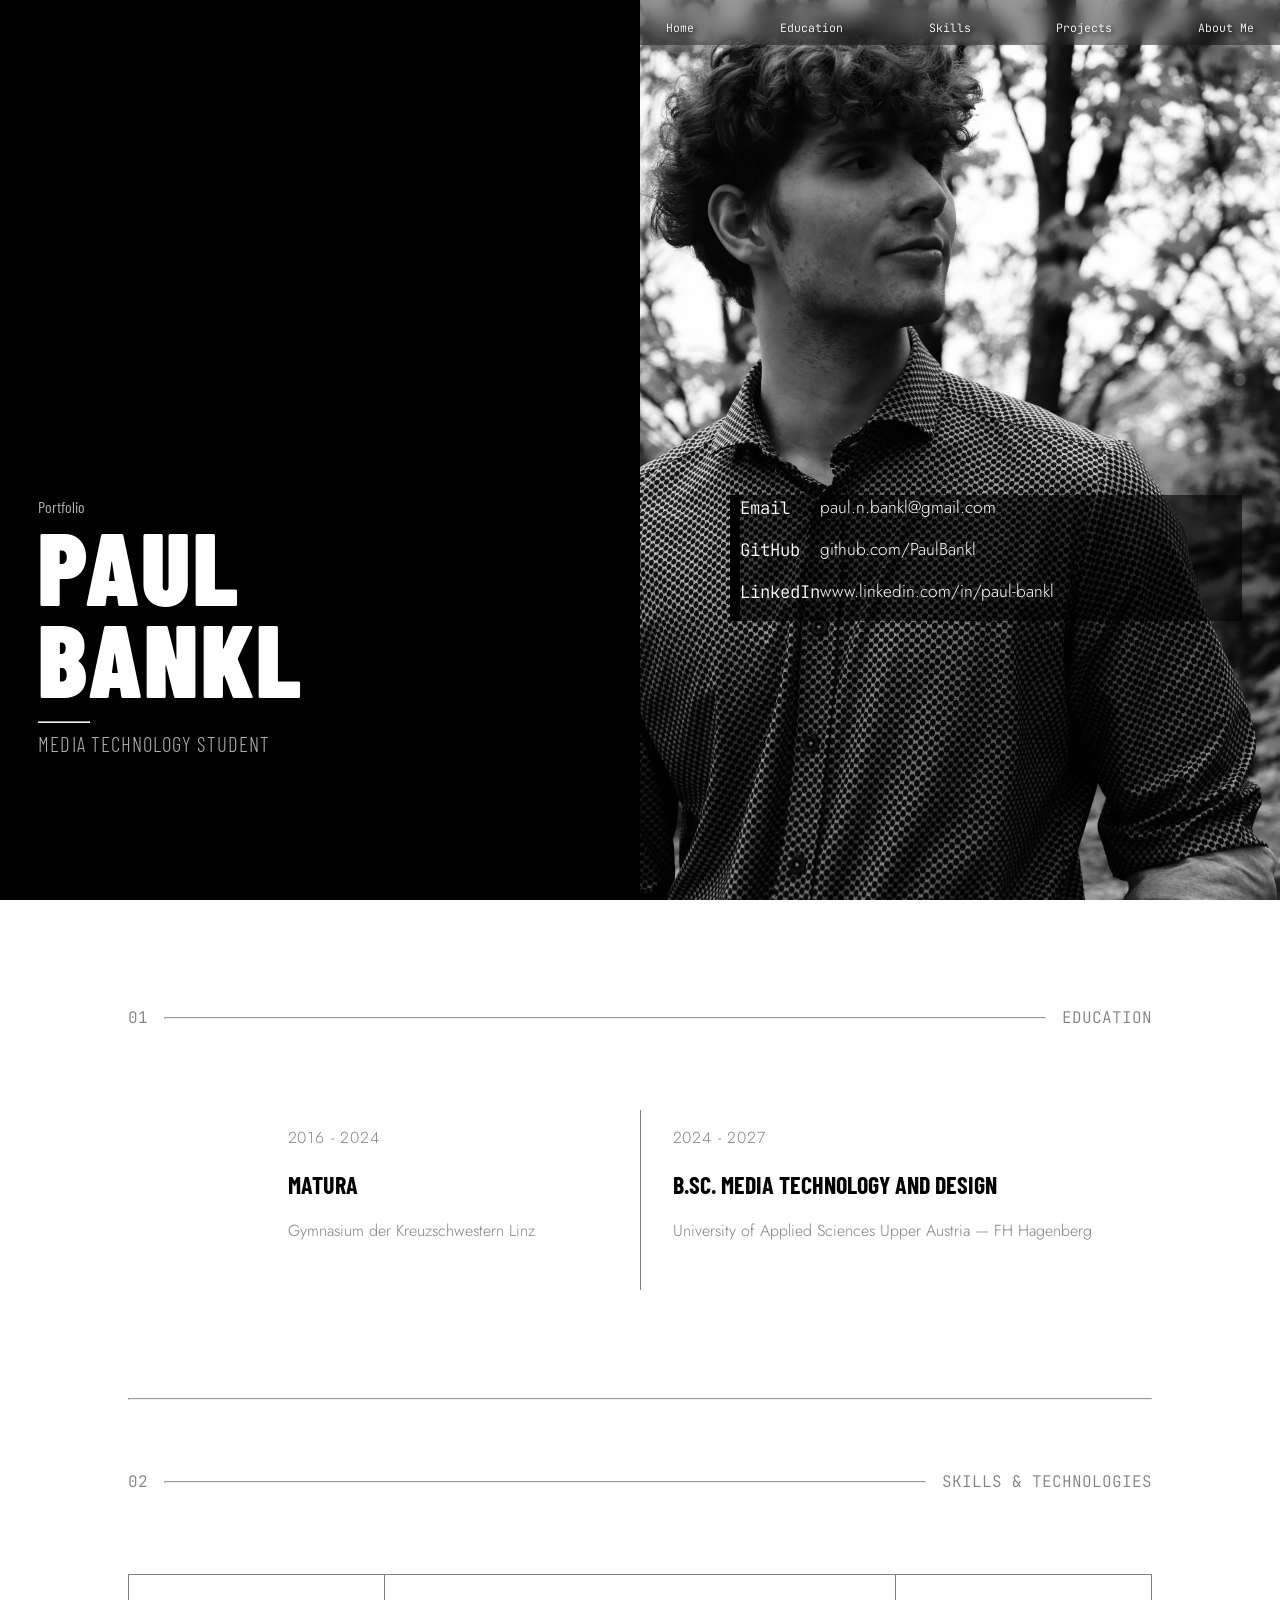
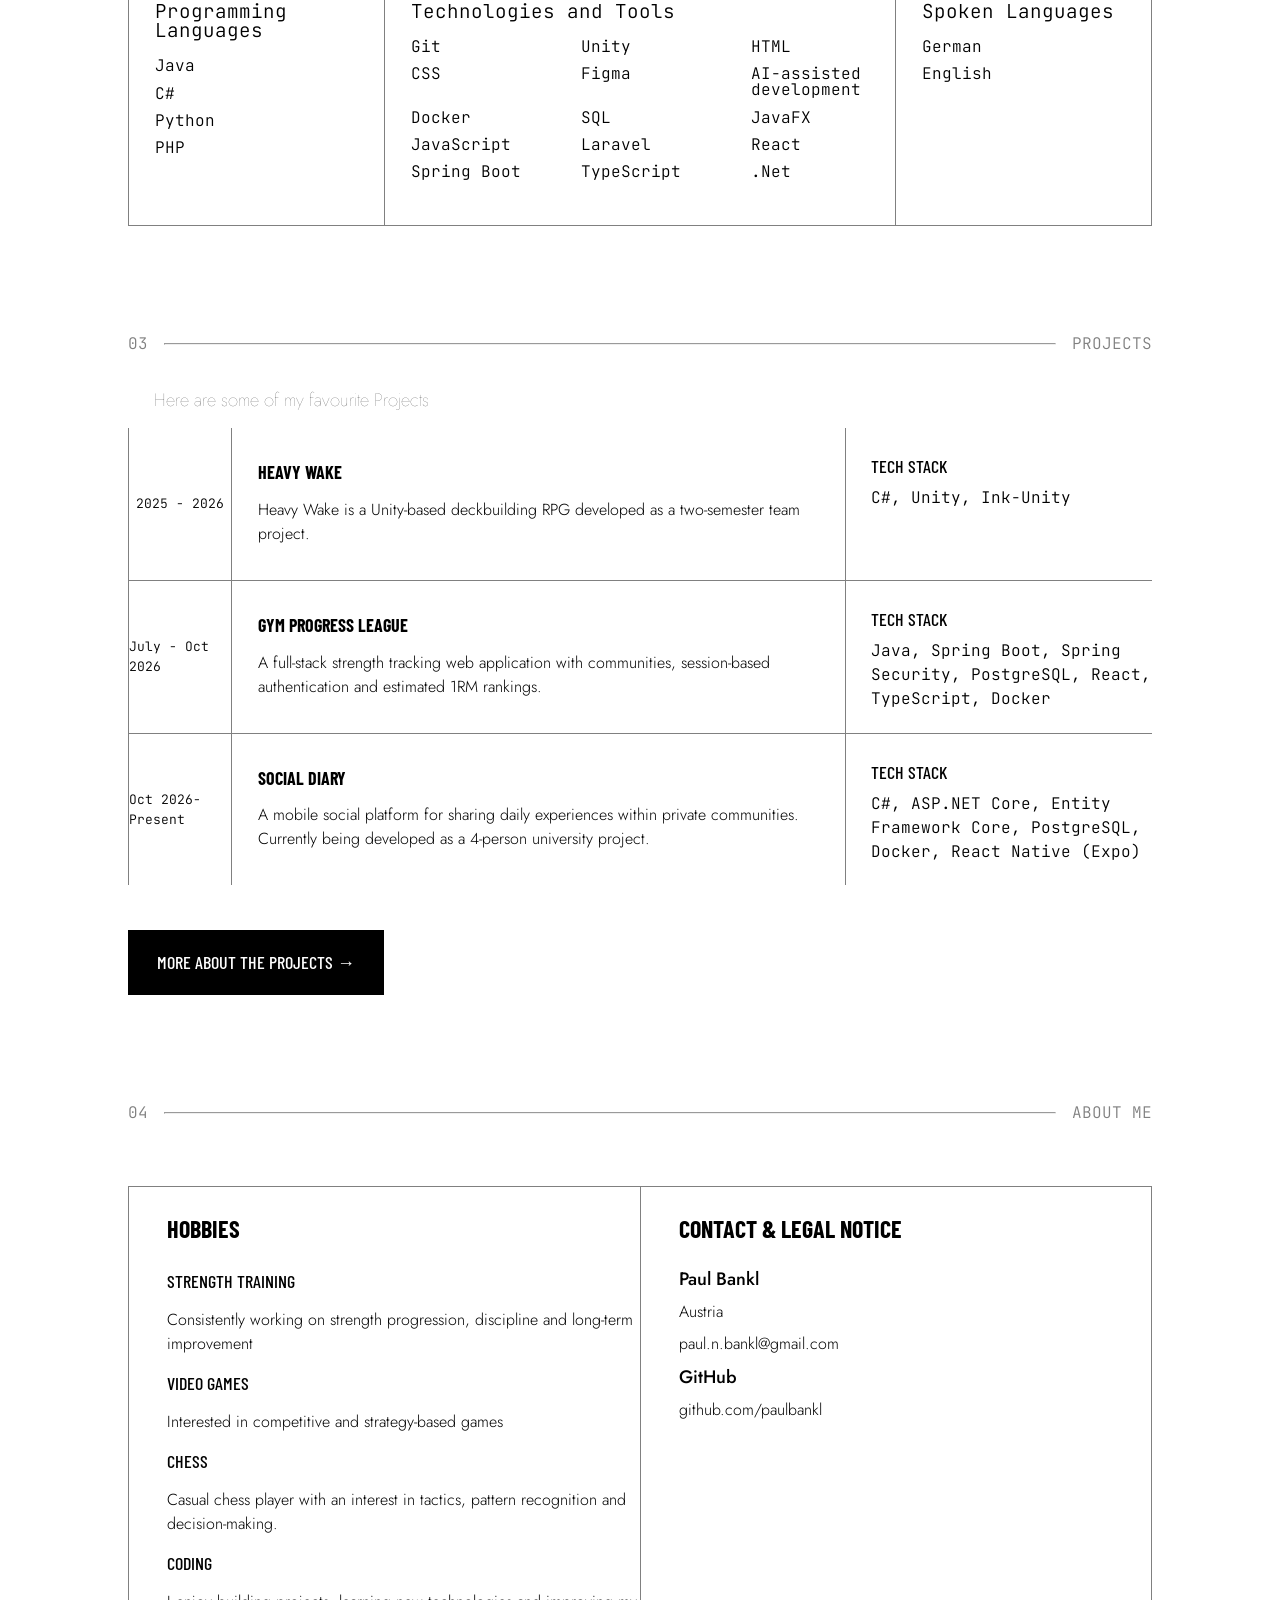
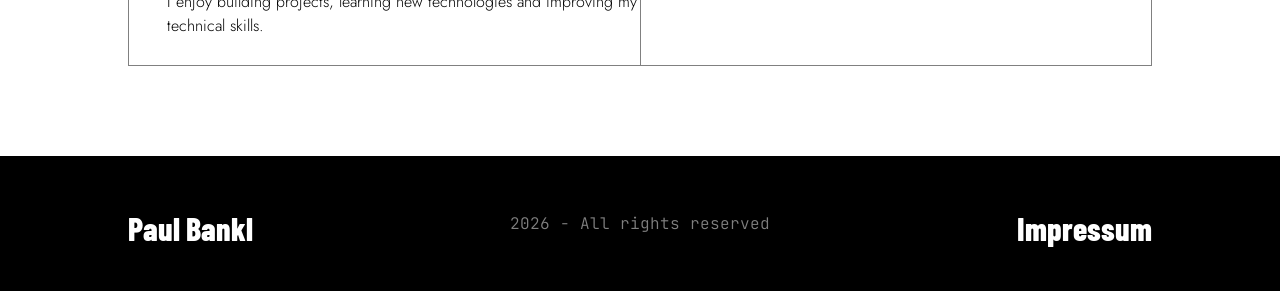
<file: index.html>
<!DOCTYPE html>
<html lang="en">

<head>
    <title>Paul Bankl Portfolio</title>
    <meta name="author" content="Paul Bankl">
    <meta charset="utf-8">
    <meta name="viewport" content="width=device-width, initial-scale=1.0">
    <link rel="stylesheet" href="style.css">

    <meta name="description"
        content="Portfolio of Paul Bankl featuring software development, web development and Unity projects.">
    <link rel="preconnect" href="https://fonts.googleapis.com">
    <link rel="preconnect" href="https://fonts.gstatic.com" crossorigin>
    <link rel="icon" type="image/png" href="images/favicon.jpeg">
    <meta name="robots" content="index, follow">
    <link
        href="https://fonts.googleapis.com/css2?family=Barlow+Condensed:wght@300;400;500;600;700;800;900&family=JetBrains+Mono:wght@300;400;500;600;700;800&family=Jost:wght@300;400;500;600;700;800;900&display=swap"
        rel="stylesheet">

</head>

<body>

    <section id="IntroArea">
        <div id="leftsideIntro">
            <div id="leftBar">
                <a href="#IntroArea">PAUL BANKL - PORTFOLIO</a>
            </div>
            <p id="p1">Portfolio</p>
            <h1 id="Name">Paul <br> Bankl</h1>
            <hr>
            <p id="p2">MEDIA TECHNOLOGY STUDENT</p>
        </div>
        <div id="rightsideIntro">
            <nav class="navbar">
                <a href="#IntroArea">Home</a>
                <a href="#Education">Education</a>
                <a href="#Skills">Skills</a>
                <a href="projects.html">Projects</a>
                <a href="#AboutMe">About Me</a>
            </nav>
            <div class="socials">
                <p>Email</p>
                <a href="mailto:paul.n.bankl@gmail.com">paul.n.bankl@gmail.com</a>
                <p>GitHub</p>
                <a href="https://github.com/PaulBankl" target="_blank">github.com/PaulBankl</a>
                <p>LinkedIn</p>
                <a href="https://www.linkedin.com/in/paul-bankl" target="_blank">www.linkedin.com/in/paul-bankl</a>
            </div>
        </div>
    </section>
    <section id="Education">
        <div class="topRows">
            <p>01</p>
            <hr>
            <p class="SectionTitles">EDUCATION</p>
        </div>
        <div class="edu">
            <div>
                <p class="eduDate">2016 - 2024</p>
                <h1>MATURA</h1>
                <p>Gymnasium der Kreuzschwestern Linz</p>
            </div>
            <div class="vertical-line"></div>
            <div >
                <p class="eduDate">2024 - 2027</p>
                <h1>B.SC. MEDIA TECHNOLOGY AND DESIGN</h1>
                <a href="https://fh-ooe.at/campus-hagenberg" target="_blank">University of Applied Sciences Upper
                    Austria — FH Hagenberg</a>
            </div>
        </div>
        <hr>
    </section>
    <section id="Skills">
        <div class="topRows">
            <p>02</p>
            <hr>
            <p class="SectionTitles">SKILLS & TECHNOLOGIES</p>
        </div>
        <div id="SkillList">
            <div id="skillbox1">
                <p class="SkillTitle">Programming Languages</p>
                <div class="SkGrid">
                    <p>Java</p>
                    <p>C#</p>
                    <p>Python</p>
                    <p>PHP</p>
                </div>
            </div>
            <div id="skillbox2">
                <p class="SkillTitle">Technologies and Tools</p>
                <div id="TechGrid">
                    <p>Git</p>
                    <p>Unity</p>
                    <p>HTML</p>
                    <p>CSS</p>
                    <p>Figma</p>
                    <p>AI-assisted development</p>
                    <p>Docker</p>
                    <p>SQL</p>
                    <p>JavaFX</p>
                    <p>JavaScript</p>
                    <p>Laravel</p>
                    <p>React</p>
                    <p>Spring Boot</p>
                    <p>TypeScript</p>
                    <p>.Net</p>
                </div>
            </div>
            <div id="skillbox3">
                <p class="SkillTitle">Spoken Languages</p>
                <div class="SkGrid">
                    <p>German</p>
                    <p>English</p>
                </div>

            </div>
        </div>
    </section>
    <section id="Projects">
        <div class="topRows">
            <p>03</p>
            <hr>
            <p class="SectionTitles">PROJECTS</p>
        </div>
        <h1 id="FavP">Here are some of my favourite Projects</h1>
        <div id="ProjectBox">

            <div id="HeavyWake">
                <div class="ProjectDate">
                    <p>2025 - 2026</p>
                </div>
                <div class="MainProject">
                    <h1>HEAVY WAKE</h1>
                    <p class="ProjectDescription">Heavy Wake is a Unity-based deckbuilding RPG developed as a
                        two-semester team project. </p>
                </div>
                <div class="TechStack">
                    <div>
                        <h1>TECH STACK</h1>
                        <p>C#, Unity, Ink-Unity</p>
                    </div>
                </div>
            </div>
            <div id="GymTracker">
                <div class="ProjectDate">
                    <p>July - Oct 2026</p>
                </div>
                <div class="MainProject">
                    <h1>GYM PROGRESS LEAGUE</h1>
                    <p class="ProjectDescription">A full-stack strength tracking web application with communities,
                        session-based authentication and estimated 1RM rankings. </p>
                </div>
                <div class="TechStack">
                    <div>
                        <h1>TECH STACK</h1>
                        <p>Java, Spring Boot, Spring Security, PostgreSQL, React, TypeScript, Docker</p>
                    </div>
                </div>
            </div>
            <div id="CurrentProject">
                <div class="ProjectDate">
                    <p>Oct 2026-Present</p>
                </div>
                <div class="MainProject">
                    <h1>SOCIAL DIARY</h1>
                    <p class="ProjectDescription">A mobile social platform for sharing daily experiences within private communities. Currently being developed as a 4-person university project.
                    </p>
                </div>
                <div class="TechStack">
                    <div>
                        <h1>TECH STACK</h1>
                        <p>C#, ASP.NET Core, Entity Framework Core, PostgreSQL, Docker, React Native (Expo)</p>
                    </div>
                </div>
            </div>
        </div>
        <a href="projects.html" id="MoreProjects">
            <p>MORE ABOUT THE PROJECTS &#8594;</p>
        </a>
    </section>

    <section id="AboutMe">
        <div class="topRows">
            <p>04</p>
            <hr>
            <p class="SectionTitles">ABOUT ME</p>
        </div>
        <div id="AboutMain">
            <div id="Hobbies">
                <h1>HOBBIES</h1>
                <h2>STRENGTH TRAINING</h2>
                <p>Consistently working on strength progression, discipline and long-term improvement</p>
                <h2>VIDEO GAMES</h2>
                <p>Interested in competitive and strategy-based games </p>
                <h2>CHESS</h2>
                <p>Casual chess player with an interest in tactics, pattern recognition and decision-making.</p>
                <h2>CODING</h2>
                <p>I enjoy building projects, learning new technologies and improving my technical skills.</p>
            </div>
            <div id="Contact">
                <h1>CONTACT & LEGAL NOTICE</h1>
                <h2>Paul Bankl</h2>
                <p>Austria</p>
                <p>paul.n.bankl@gmail.com</p>
                <h2>GitHub</h2>
                <p><a href="https://github.com/paulbankl" target="_blank">github.com/paulbankl</a></p>
            </div>
        </div>
    </section>





    <footer id="footer">
        <a href="#IntroArea">Paul Bankl</a>
        <p>2026 - All rights reserved</p>
        <a href="impressum.html">Impressum</a>
    </footer>
    <script>
        const navbar = document.querySelector(".navbar");
        const leftBar = document.getElementById("leftBar");

        window.addEventListener("scroll", () => {
            if (window.scrollY > 80) {
                navbar.classList.add("scrolled");
                leftBar.classList.add("scrolled");
            } else {
                navbar.classList.remove("scrolled");
                leftBar.classList.remove("scrolled");
            }
        });
    </script>
</body>

</html>
</file>
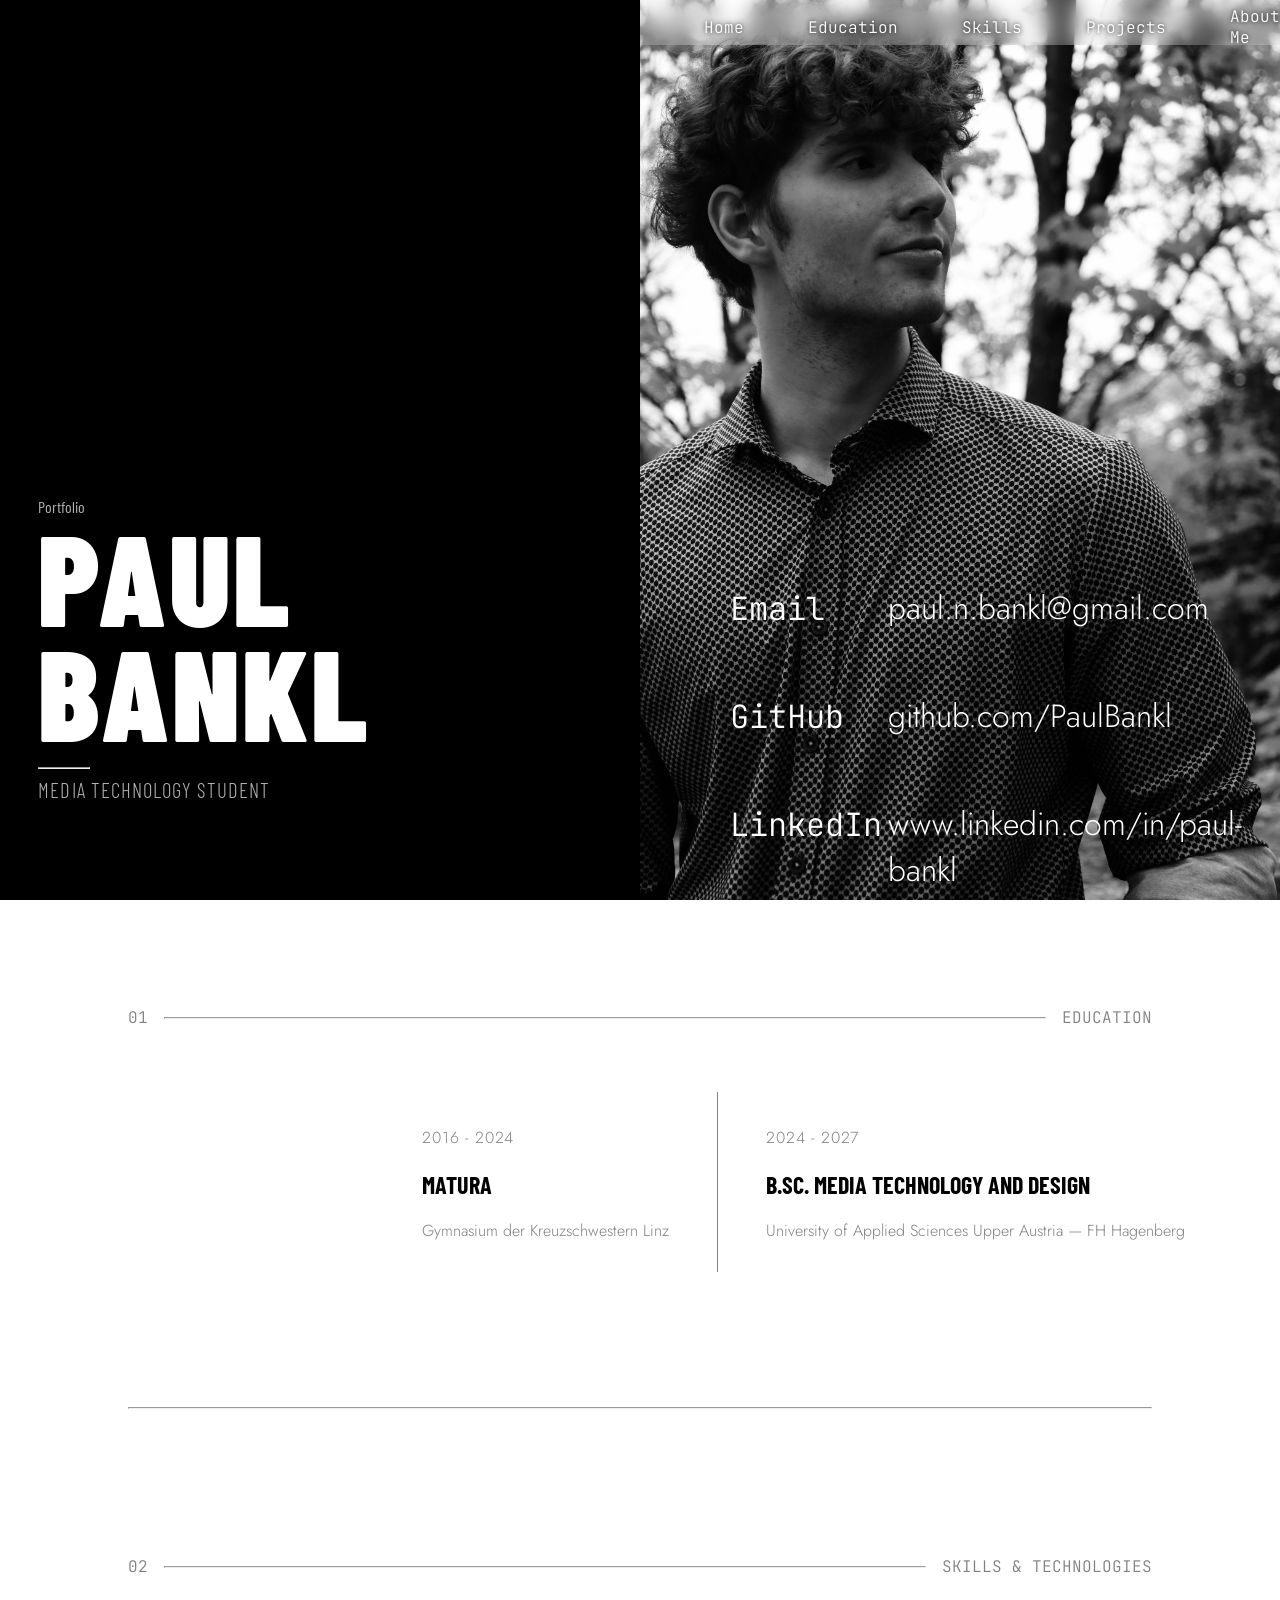
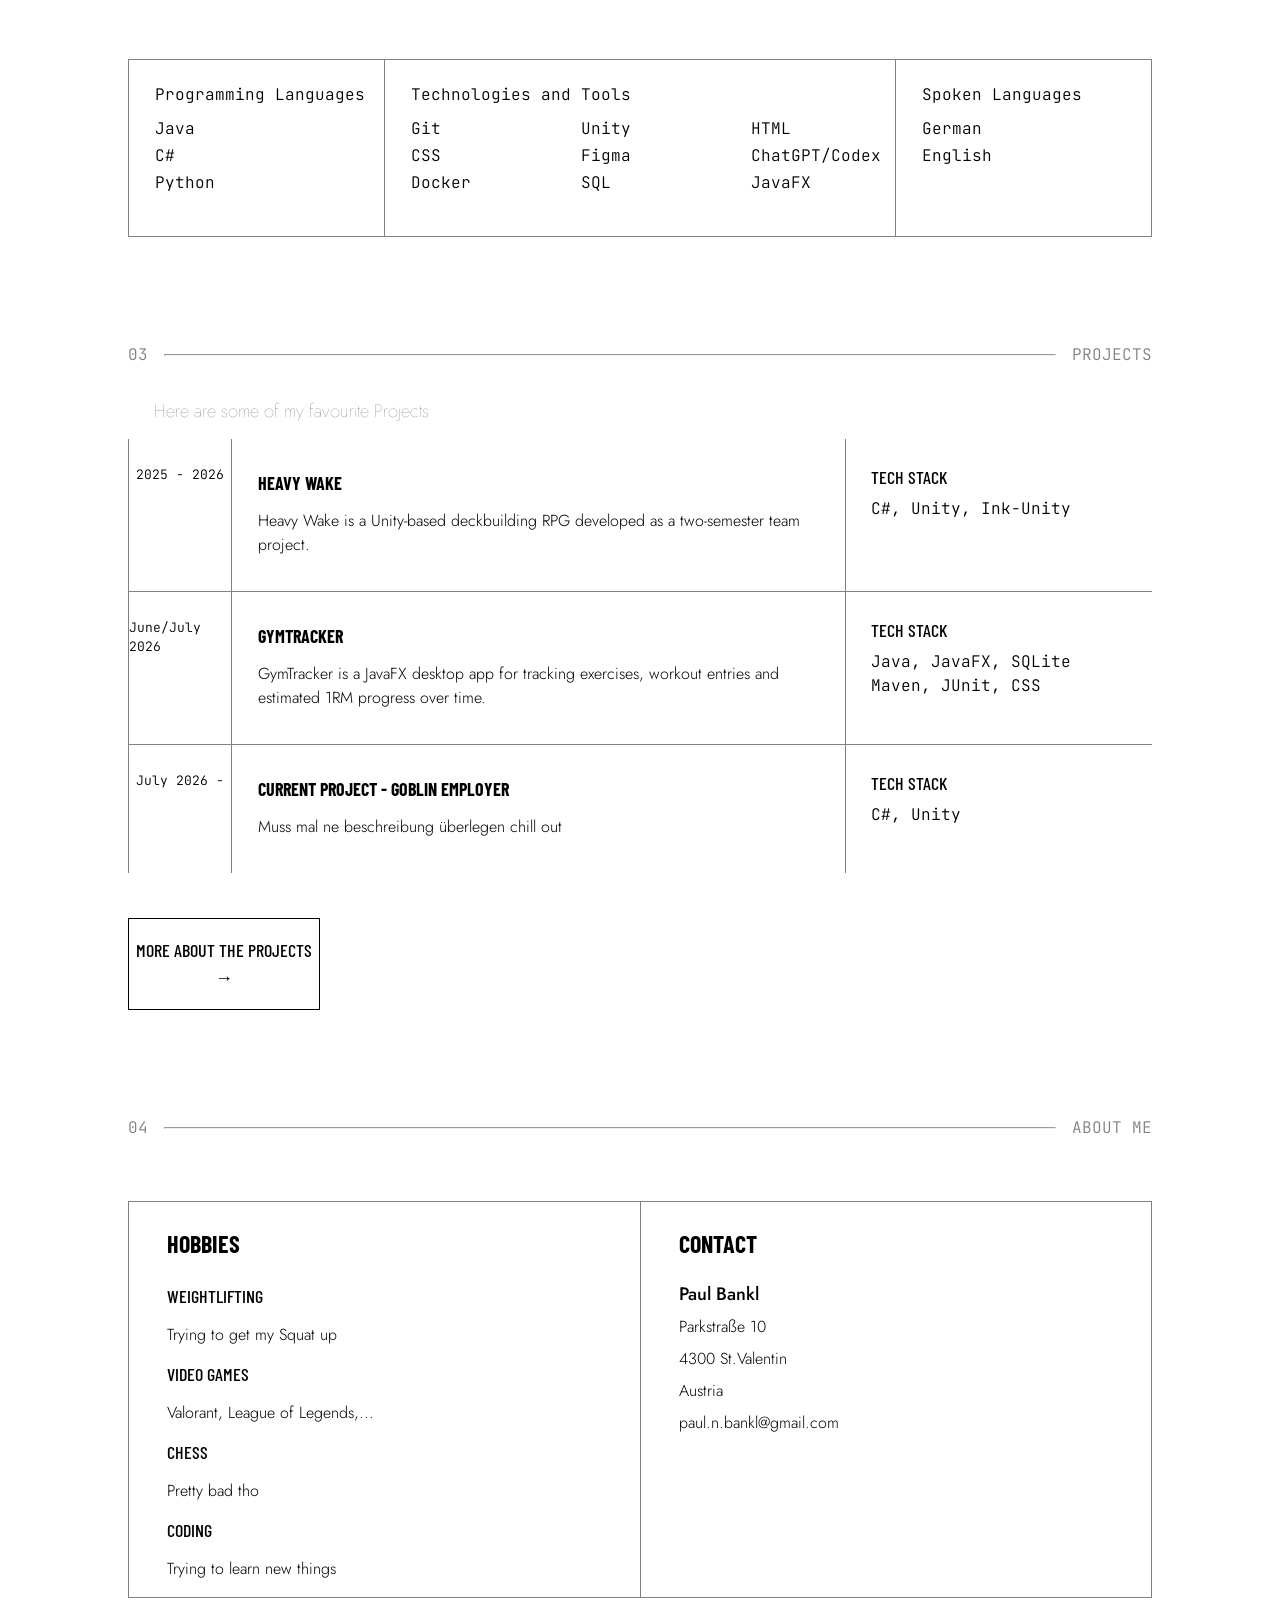
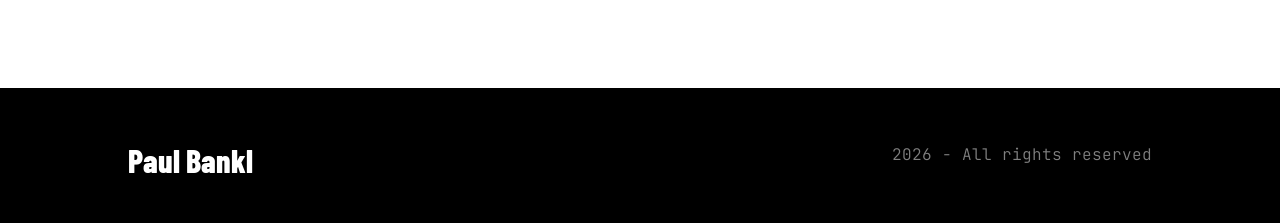
<file: public/index.html>
<!DOCTYPE html>
<html lang="en">

<head>
    <title>Paul Bankl Portfolio</title>
    <meta name="author" content="Paul Bankl">
    <meta charset="utf-8">
    <meta name="viewport" content="width=device-width, initial-scale=1.0">
    <link rel="stylesheet" href="style.css">

    <link rel="preconnect" href="https://fonts.googleapis.com">
    <link rel="preconnect" href="https://fonts.gstatic.com" crossorigin>

    <link
        href="https://fonts.googleapis.com/css2?family=Barlow+Condensed:wght@300;400;500;600;700;800;900&family=JetBrains+Mono:wght@300;400;500;600;700;800&family=Jost:wght@300;400;500;600;700;800;900&display=swap"
        rel="stylesheet">

</head>

<body>

    <section id="IntroArea">
        <div id="leftsideIntro">
            <div id="leftBar">
                <a href="#IntroArea">PAUL BANKL - PORTFOLIO</a>
            </div>
            <p id="p1">Portfolio</p>
            <h1 id="Name">Paul <br> Bankl</h1>
            <hr>
            <p id="p2">MEDIA TECHNOLOGY STUDENT</p>
        </div>
        <div id="rightsideIntro">
            <nav class="navbar">
                <a href="#IntroArea">Home</a>
                <a href="#Education">Education</a>
                <a href="#Skills">Skills</a>
                <a href="#Projects">Projects</a>
                <a href="#AboutMe">About Me</a>
            </nav>
            <div class="socials">
                <p>Email</p>
                <a href="mailto:paul.n.bankl@gmail.com">paul.n.bankl@gmail.com</a>
                <p>GitHub</p>
                <a href="https://github.com/PaulBankl" target="_blank">github.com/PaulBankl</a>
                <p>LinkedIn</p>
                <a href="https://www.linkedin.com/in/paul-bankl" target="_blank">www.linkedin.com/in/paul-bankl</a>
            </div>
    </section>
    <section id="Education">
        <div class="topRows">
            <p>01</p>
            <hr>
            <p class="SectionTitles">EDUCATION</p>
        </div>
        <div class="edu">
            <div>
                <p class="eduDate">2016 - 2024</p>
                <h1>MATURA</h1>
                <p>Gymnasium der Kreuzschwestern Linz</p>
            </div>
            <div class="vertical-line"></div>
            <div>
                <p class="eduDate">2024 - 2027</p>
                <h1>B.SC. MEDIA TECHNOLOGY AND DESIGN</h1>
                <a href="https://fh-ooe.at/campus-hagenberg" target="_blank">University of Applied Sciences Upper
                    Austria — FH Hagenberg</a>
            </div>
        </div>
        <hr>
    </section>
    <section id="Skills">
        <div class="topRows">
            <p>02</p>
            <hr>
            <p class="SectionTitles">SKILLS & TECHNOLOGIES</p>
        </div>
        <div id="SkillList">
            <div id="skillbox1">
                <p class="SkillTitle">Programming Languages</p>
                <div class="SkGrid">
                    <p>Java</p>
                    <p>C#</p>
                    <p>Python</p>
                </div>
            </div>
            <div id="skillbox2">
                <p class="SkillTitle">Technologies and Tools</p>
                <div id="TechGrid">
                    <p>Git</p>
                    <p>Unity</p>
                    <p>HTML</p>
                    <p>CSS</p>
                    <p>Figma</p>
                    <p>ChatGPT/Codex</p>
                    <p>Docker</p>
                    <p>SQL</p>
                    <p>JavaFX</p>
                </div>
            </div>
            <div id="skillbox3">
                <p class="SkillTitle">Spoken Languages</p>
                <div class="SkGrid">
                    <p>German</p>
                    <p>English</p>
                </div>

            </div>
        </div>
    </section>
    <section id="Projects">
        <div class="topRows">
            <p>03</p>
            <hr>
            <p class="SectionTitles">PROJECTS</p>
        </div>
        <h1 id="FavP">Here are some of my favourite Projects</h1>
        <div id="ProjectBox">

            <div id="HeavyWake">
                <div class="ProjectDate">
                    <p>2025 - 2026</p>
                </div>
                <div class="MainProject">
                    <h1>HEAVY WAKE</h1>
                    <p class="ProjectDescription">Heavy Wake is a Unity-based deckbuilding RPG developed as a
                        two-semester team project. </p>
                </div>
                <div class="TechStack">
                    <div>
                        <h1>TECH STACK</h1>
                        <p>C#, Unity, Ink-Unity</p>
                    </div>
                </div>
            </div>
            <div id="GymTracker">
                <div class="ProjectDate">
                    <p>June/July 2026</p>
                </div>
                <div class="MainProject">
                    <h1>GYMTRACKER</h1>
                    <p class="ProjectDescription">GymTracker is a JavaFX desktop app for tracking exercises, workout
                        entries and estimated 1RM progress over time. </p>
                </div>
                <div class="TechStack">
                    <div>
                        <h1>TECH STACK</h1>
                        <p>Java, JavaFX, SQLite <br> Maven, JUnit, CSS</p>
                    </div>
                </div>
            </div>
            <div id="CurrentProject">
                <div class="ProjectDate">
                    <p>July 2026 -</p>
                </div>
                <div class="MainProject">
                    <h1>CURRENT PROJECT - GOBLIN EMPLOYER</h1>
                    <p class="ProjectDescription">Muss mal ne beschreibung überlegen chill out
                    </p>
                </div>
                <div class="TechStack">
                    <div>
                        <h1>TECH STACK</h1>
                        <p>C#, Unity</p>
                    </div>
                </div>
            </div>
        </div>
        <a href="projects.html#ProjectsIntro" id="MoreProjects">
            <p>MORE ABOUT THE PROJECTS &#8594;</p>
        </a>
    </section>

    <section id="AboutMe">
        <div class="topRows">
            <p>04</p>
            <hr>
            <p class="SectionTitles">ABOUT ME</p>
        </div>
        <div id="AboutMain">
            <div id="Hobbies">
                <h1>HOBBIES</h1>
                <h2>WEIGHTLIFTING</h2>
                <p>Trying to get my Squat up</p>
                <h2>VIDEO GAMES</h2>
                <p>Valorant, League of Legends,...</p>
                <h2>CHESS</h2>
                <p>Pretty bad tho</p>
                <h2>CODING</h2>
                <p>Trying to learn new things</p>
            </div>
            <div id="Contact">
                <h1>CONTACT</h1>
                <h2>Paul Bankl</h2>
                <p>Parkstraße 10</p>
                <p>4300 St.Valentin</p>
                <p>Austria</p>
                <p>paul.n.bankl@gmail.com</p>
            </div>
        </div>
    </section>





    <footer id="footer">
        <a href="#IntroArea">Paul Bankl</a>
        <p>2026 - All rights reserved</p>
    </footer>
    <script>
        const navbar = document.querySelector(".navbar");
        const leftBar = document.getElementById("leftBar");

        window.addEventListener("scroll", () => {
            if (window.scrollY > 80) {
                navbar.classList.add("scrolled");
                leftBar.classList.add("scrolled");
            } else {
                navbar.classList.remove("scrolled");
                leftBar.classList.remove("scrolled");
            }
        });
    </script>
</body>

</html>
</file>
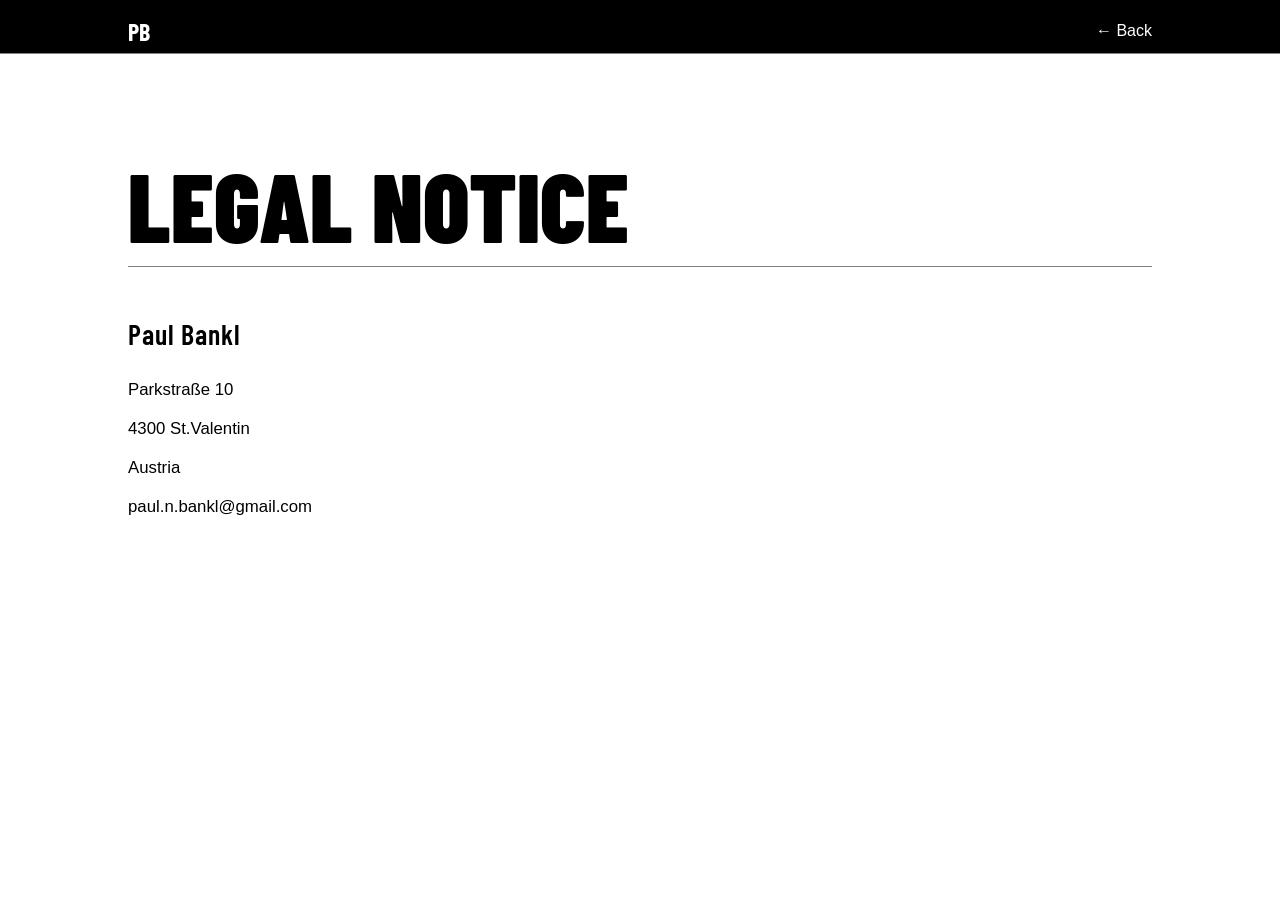
<file: impressum.html>
<!DOCTYPE html>
<html lang="en">

<head>
    <title>Paul Bankl Impressum</title>
    <meta name="author" content="Paul Bankl">
    <meta charset="utf-8">
    <meta name="viewport" content="width=device-width, initial-scale=1.0">
    <link rel="stylesheet" href="style.css">

    <link rel="preconnect" href="https://fonts.googleapis.com">
    <link rel="preconnect" href="https://fonts.gstatic.com" crossorigin>
    <link rel="icon" type="image/png" href="images/favicon.jpeg">
    <link href="https://fonts.googleapis.com/css2?family=Barlow+Condensed:wght@300;400;500;600;700;800;900&display=swap"
        rel="stylesheet">
</head>

<body>
    <nav class="navrow">
        <a href="index.html" id="PB">PB</a>
        <a href="index.html#footer">&#8592; Back</a>
    </nav>
    <section id="Impressum">
        <h1>LEGAL NOTICE</h1>
        <p>Paul Bankl</p>
        <p>Parkstraße 10</p>
        <p>4300 St.Valentin</p>
        <p>Austria</p>
        <p>paul.n.bankl@gmail.com</p>
    </section>
    <main></main>
</body>

</html>
</file>
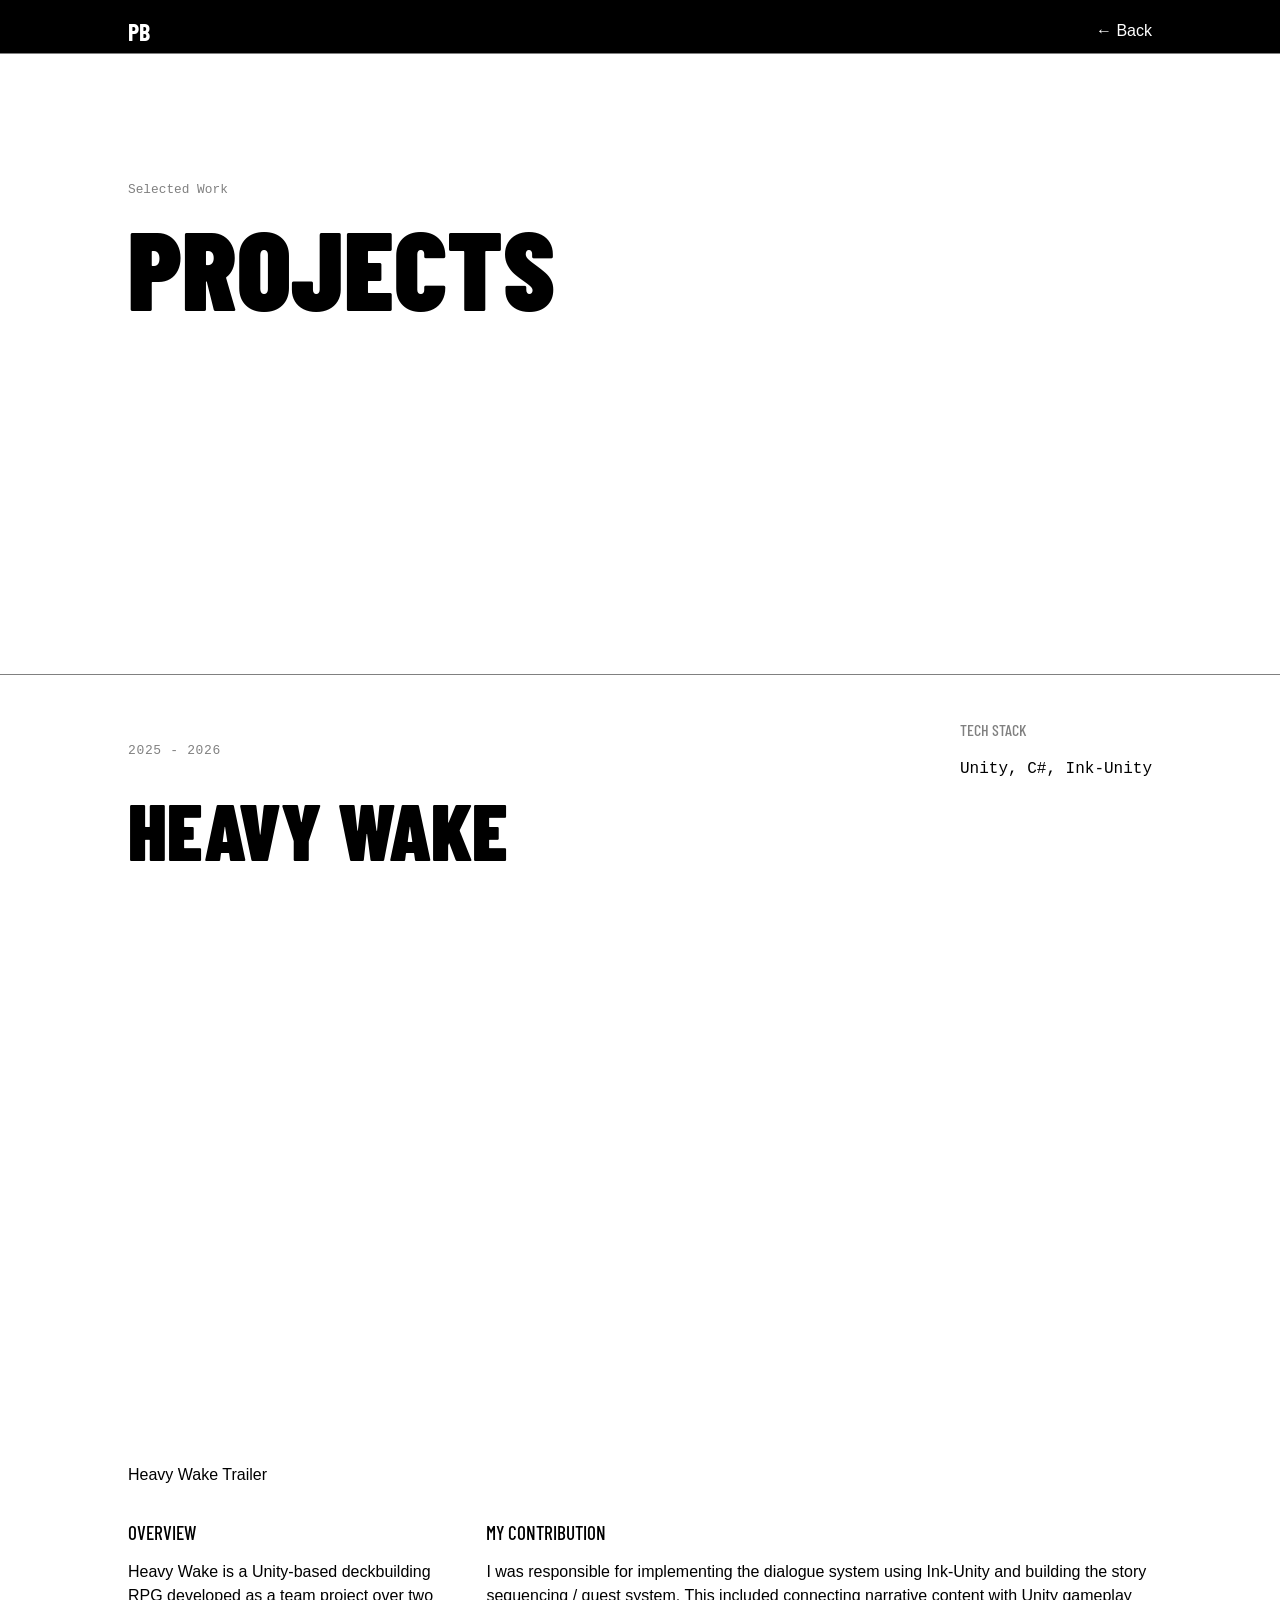
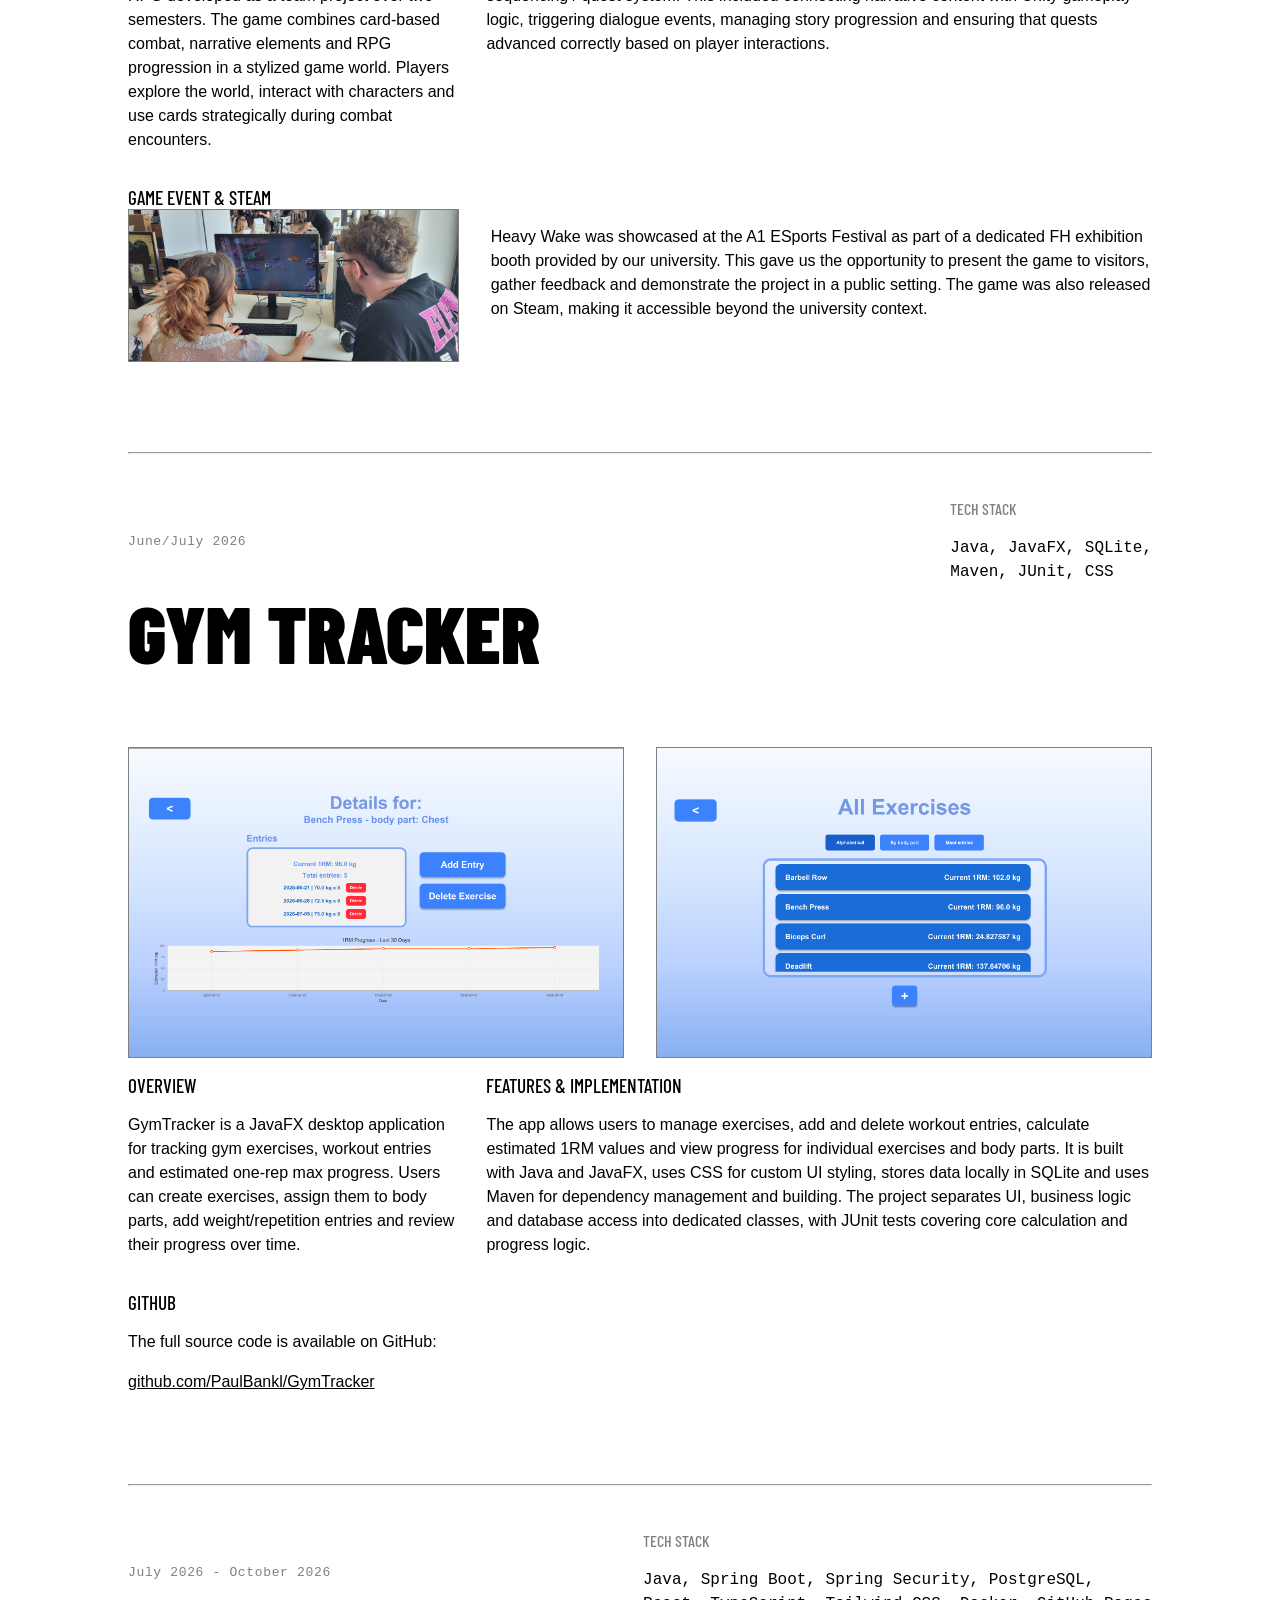
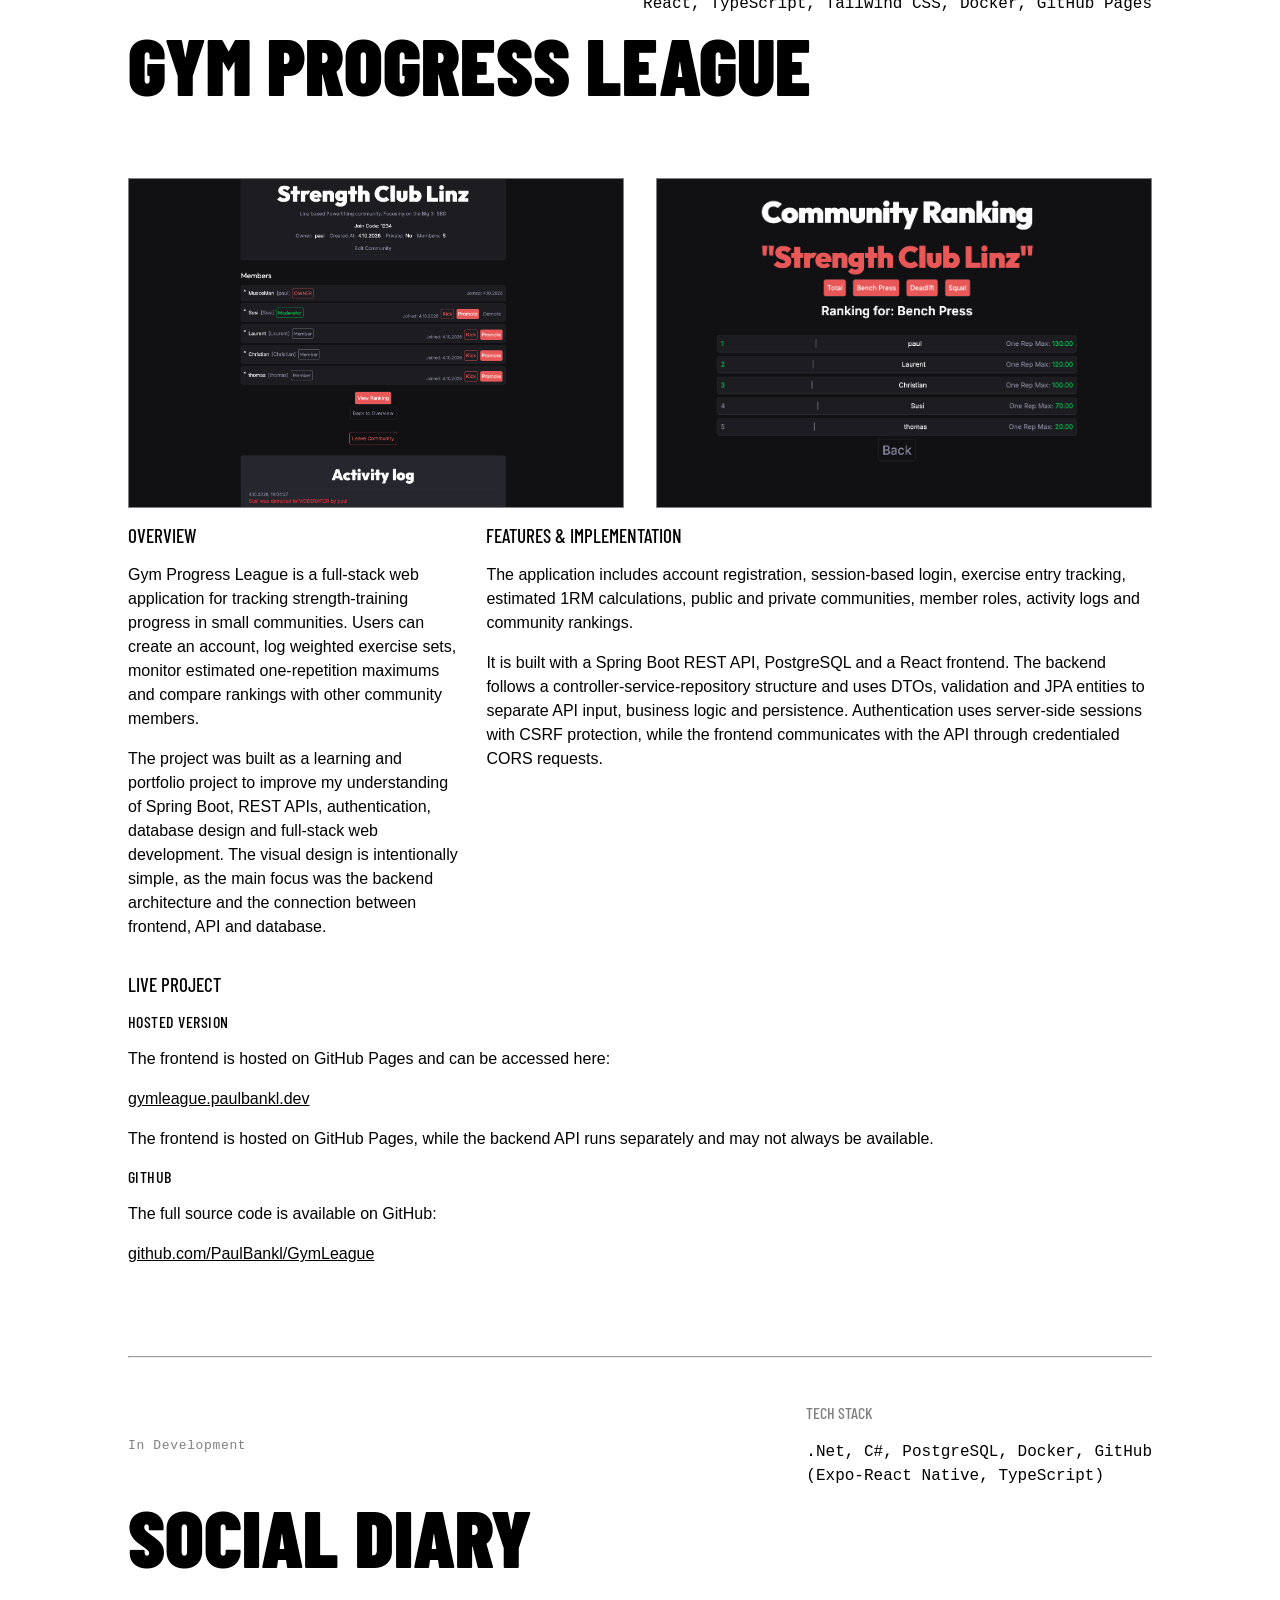
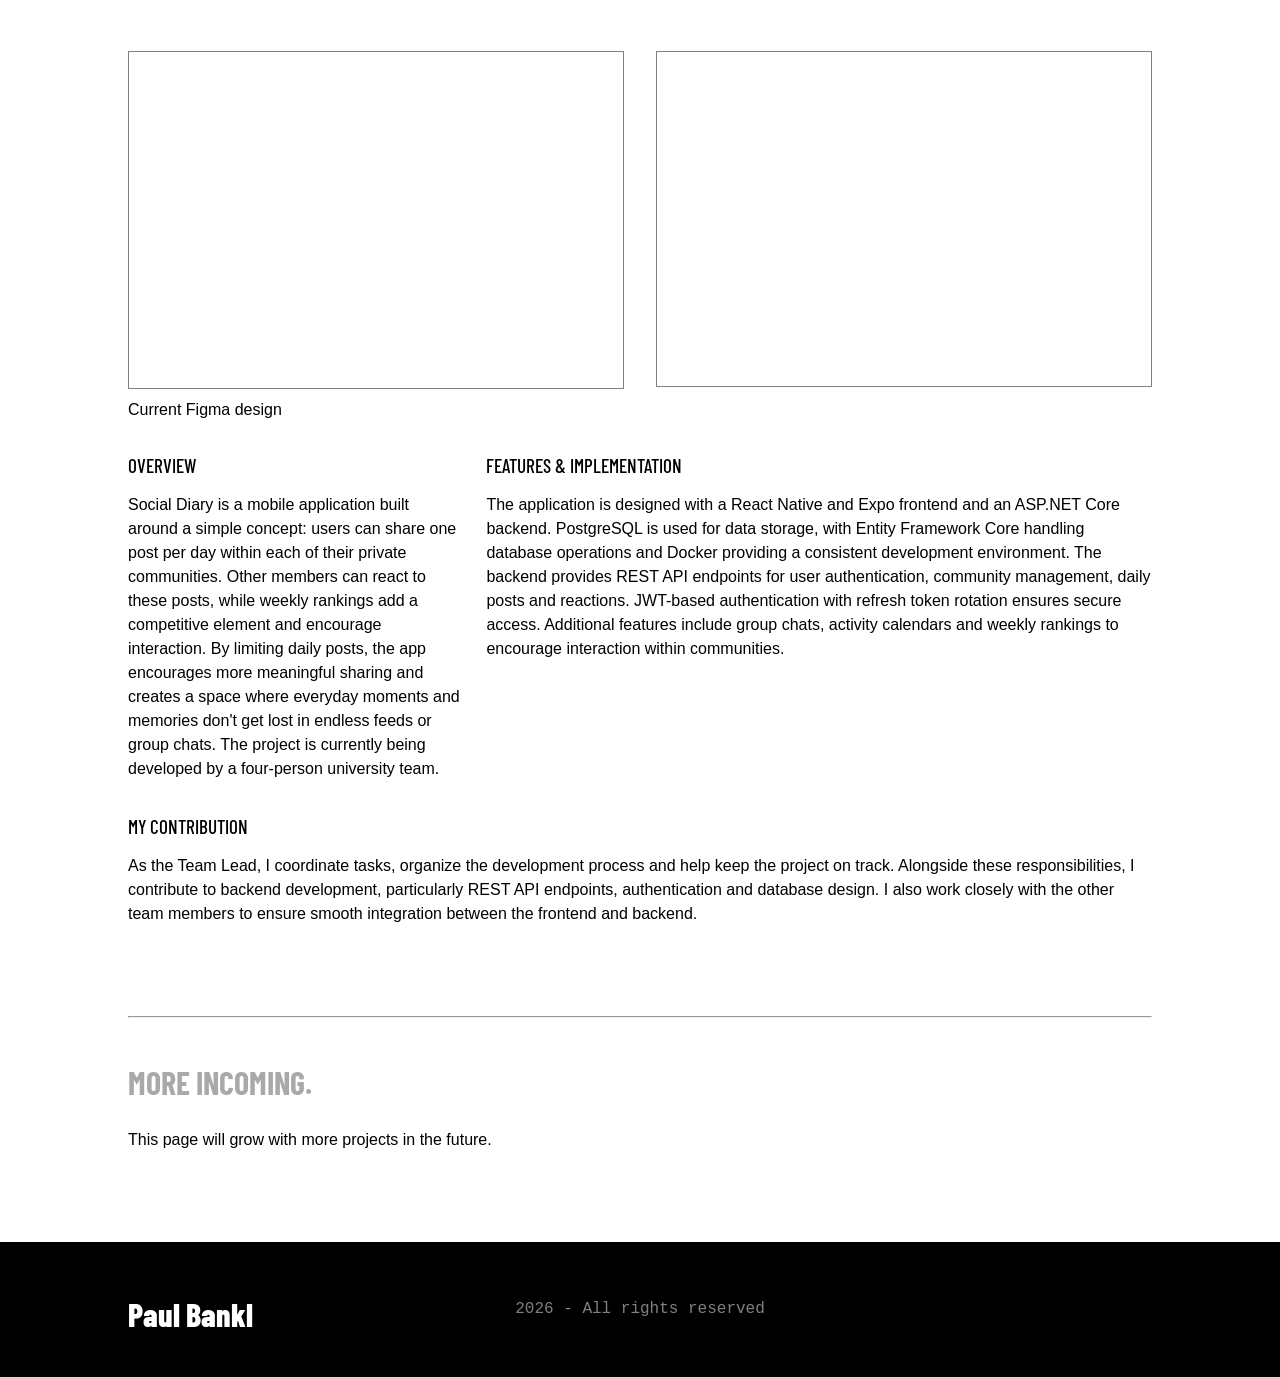
<file: projects.html>
<!DOCTYPE html>
<html lang="en">

<head>
    <title>Paul Bankl Projects</title>
    <meta name="author" content="Paul Bankl">
    <meta charset="utf-8">
    <meta name="viewport" content="width=device-width, initial-scale=1.0">
    <link rel="stylesheet" href="style.css">

    <link rel="preconnect" href="https://fonts.googleapis.com">
    <link rel="preconnect" href="https://fonts.gstatic.com" crossorigin>
    <link rel="icon" type="image/png" href="images/favicon.jpeg">
    <link href="https://fonts.googleapis.com/css2?family=Barlow+Condensed:wght@300;400;500;600;700;800;900&display=swap"
        rel="stylesheet">

</head>

<body>
    <section id="ProjectsIntro">
        <nav class="navrow">
            <a href="index.html" id="PB">PB</a>
            <a href="index.html#Projects">&#8592; Back</a>
        </nav>
        <p>Selected Work</p>
        <h1>PROJECTS</h1>
    </section>
    <section id="HW-Project">
        <div class="PrInfo">
            <p class="PrDate">2025 - 2026</p>
            <div class="PrStack">
                <h1>TECH STACK</h1> <br>
                <p>Unity, C#, Ink-Unity</p>

            </div>
        </div>
        <h1 class="PR-Title">HEAVY WAKE</h1>
        <div class="project-video-wrapper">
            <iframe class="youtube-video" src="https://www.youtube.com/embed/obZl7p3w3Js?si=WEfiVN-G5qCS9g_x"
                title="Heavy Wake gameplay video" frameborder="0"
                allow="accelerometer; autoplay; clipboard-write; encrypted-media; gyroscope; picture-in-picture; web-share"
                referrerpolicy="strict-origin-when-cross-origin" allowfullscreen>
            </iframe>
            <p>Heavy Wake Trailer </p>
        </div>
        <div class="PrDesc">
            <div class="Overview">
                <h1>OVERVIEW</h1>
                <p>Heavy Wake is a Unity-based deckbuilding RPG developed as a team project over two semesters. The game
                    combines card-based combat, narrative elements and RPG progression in a stylized game world. Players
                    explore the world, interact with characters and use cards strategically during combat encounters.
                </p>
            </div>
            <div class="MyP">
                <h1>MY CONTRIBUTION</h1>
                <p>I was responsible for implementing the dialogue system using Ink-Unity and building the story
                    sequencing / quest system. This included connecting narrative content with Unity gameplay logic,
                    triggering dialogue events, managing story progression and ensuring that quests advanced correctly
                    based on player interactions.</p>
            </div>
        </div>
        <h1 id="GEST">GAME EVENT & STEAM</h1>
        <div id="HWSteam">
            <img src="images/HWEvent.jpg" alt="Heavy Wake at the Festival">
            <p>Heavy Wake was showcased at the A1 ESports Festival as part of a dedicated FH exhibition booth provided
                by our university. This gave us the opportunity to present the game to visitors, gather feedback and
                demonstrate the project in a public setting. The game was also released on Steam, making it accessible
                beyond the university context.</p>
        </div>
        <p id="ESDesc">Heavy Wake at the A1 ESports Festival</p>
        <hr>
    </section>

    <section id="GT-Project">
        <div class="PrInfo">
            <p class="PrDate">June/July 2026</p>
            <div class="PrStack">
                <h1>TECH STACK</h1> <br>
                <p>Java, JavaFX, SQLite, <br> Maven, JUnit, CSS</p>

            </div>
        </div>
        <h1 class="PR-Title">GYM TRACKER</h1>
        <div class="GTPics">
            <img src="images/ExerciseDetailsPage.png" alt="GymTracker Screenshot 1">
            <img src="images/AllExercisesPage.png" alt="GymTracker Screenshot 2">
        </div>
        <div class="PrDesc">
            <div class="Overview">
                <h1>OVERVIEW</h1>
                <p>GymTracker is a JavaFX desktop application for tracking gym exercises, workout entries and estimated
                    one-rep max progress. Users can create exercises, assign them to body parts, add weight/repetition
                    entries and review their progress over time.</p>
            </div>
            <div class="MyP">
                <h1>FEATURES & IMPLEMENTATION</h1>
                <p>The app allows users to manage exercises, add and delete workout entries, calculate estimated 1RM
                    values and view progress for individual exercises and body parts. It is built with Java and JavaFX,
                    uses CSS for custom UI styling, stores data locally in SQLite and uses Maven for dependency
                    management and building. The project separates UI, business logic and database access into dedicated
                    classes, with JUnit tests covering core calculation and progress logic.</p>
            </div>
        </div>
        <div class="GHLink">
            <h1>GITHUB</h1>
            <p>The full source code is available on GitHub: </p>
            <a href="https://github.com/PaulBankl/GymTracker" target="_blank">github.com/PaulBankl/GymTracker</a>
        </div>
        <hr>
    </section>

    <section id="GE-Project">
        <div class="PrInfo">
            <p class="PrDate">July 2026 - October 2026</p>
            <div class="PrStack">
                <h1>TECH STACK</h1> <br>
                <p>Java, Spring Boot, Spring Security, PostgreSQL,<br>
                    React, TypeScript, Tailwind CSS, Docker, GitHub Pages</p>

            </div>
        </div>
        <hgroup>
            <h1 class="PR-Title">GYM PROGRESS LEAGUE</h1>
            <div class="GTPics">
                <img src="images/CommunityDetail.png" alt="GymLeague Community Detail Screenshot">
                <img src="images/CommunityRanking.png" alt="GymLeague Community Ranking Screenshot">
            </div>
            <div class="PrDesc">
                <div class="Overview">
                    <h1>OVERVIEW</h1>
                    <p>Gym Progress League is a full-stack web application for tracking strength-training progress in
                        small communities. Users can create an account, log weighted exercise sets, monitor estimated
                        one-repetition maximums and compare rankings with other community members.</p>

                    <p>The project was built as a learning and portfolio project to improve my understanding of Spring
                        Boot, REST APIs, authentication, database design and full-stack web development. The visual
                        design is intentionally simple, as the main focus was the backend architecture and the
                        connection between frontend, API and database.</p>
                </div>
                <div class="MyP">
                    <h1>FEATURES & IMPLEMENTATION</h1>
                    <p>The application includes account registration, session-based login, exercise entry tracking,
                        estimated 1RM calculations, public and private communities, member roles, activity logs and
                        community rankings.</p>

                    <p>
                        It is built with a Spring Boot REST API, PostgreSQL and a React frontend. The backend follows a
                        controller-service-repository structure and uses DTOs, validation and JPA entities to separate
                        API input, business logic and persistence. Authentication uses server-side sessions with CSRF
                        protection, while the frontend communicates with the API through credentialed
                        CORS requests.</p>
                </div>
            </div>
            <div class="GHLink">
                <h1>LIVE PROJECT</h1>
                <h2>HOSTED VERSION</h2>
                <p>The frontend is hosted on GitHub Pages and can be accessed here:</p>
                <a href="https://gymleague.paulbankl.dev" target="_blank">gymleague.paulbankl.dev</a>
                <p>The frontend is hosted on GitHub Pages, while the backend API runs separately and may not always be
                    available.</p>

                <h2>GITHUB</h2>
                <p>The full source code is available on GitHub:</p>
                <a href="https://github.com/PaulBankl/GymLeague" target="_blank">github.com/PaulBankl/GymLeague</a>
            </div>
        </hgroup>
        <hr>
    </section>

    <section id="SD-Project">
        <div class="PrInfo">
            <p class="PrDate">In Development</p>
            <div class="PrStack">
                <h1>TECH STACK</h1> <br>
                <p>.Net, C#, PostgreSQL, Docker, GitHub <br>(Expo-React Native, TypeScript)</p>

            </div>
        </div>
        <h1 class="PR-Title">SOCIAL DIARY</h1>
        <div class="GTPics GTPics--diary">
            <img src="images/Diary1.png" alt="Social Diary post details, community pinboard and group selection"
                width="836" height="570" loading="lazy" decoding="async">
            <img src="images/Diary2.png" alt="Social Diary group chat, activity calendar and profile settings"
                width="1460" height="988" loading="lazy" decoding="async">
        </div>
        <p class="diary-caption">Current Figma design</p>
        <div class="PrDesc">
            <div class="Overview">
                <h1>OVERVIEW</h1>
                <p>Social Diary is a mobile application built around a simple concept: users can share one post per day
                    within each of their private communities. Other members can react to these posts, while weekly
                    rankings add a competitive element and encourage interaction.

                    By limiting daily posts, the app encourages more meaningful sharing and creates a space where
                    everyday moments and memories don't get lost in endless feeds or group chats.

                    The project is currently being developed by a four-person university team.</p>
            </div>
            <div class="MyP">
                <h1>FEATURES & IMPLEMENTATION</h1>
                <p>The application is designed with a React Native and Expo frontend and an ASP.NET Core backend.
                    PostgreSQL is used for data storage, with Entity Framework Core handling database operations and
                    Docker providing a consistent development environment.

                    The backend provides REST API endpoints for user authentication, community management, daily posts
                    and reactions. JWT-based authentication with refresh token rotation ensures secure access.
                    Additional features include group chats, activity calendars and weekly rankings to encourage
                    interaction within communities.</p>
            </div>
        </div>
        <div class="GHLink">
            <h1>MY CONTRIBUTION</h1>
            <p>As the Team Lead, I coordinate tasks, organize the development process and help keep the project on
                track. Alongside these responsibilities, I contribute to backend development, particularly REST API
                endpoints, authentication and database design. I also work closely with the other team members to ensure
                smooth integration between the frontend and backend.</p>
        </div>

        <hr>
    </section>

    <section id="MoreComing">
        <h1>MORE INCOMING.</h1>
        <p>This page will grow with more projects in the future.</p>
    </section>


    <footer id="footer">
        <a href="#IntroArea">Paul Bankl</a>
        <p>2026 - All rights reserved</p>
    </footer>
</body>

</html>
</file>
<file: style.css>
*,
*::before,
*::after {
    box-sizing: border-box;
}

html,
body {
    margin: 0;
    padding: 0;
    overflow-x: hidden;
}

/* Intro Area */
#IntroArea {
    min-height: 100vh;
    height: auto;
    display: flex;
    flex-direction: row;
    margin: 0;
}

#leftsideIntro {
    background-color: black;
    flex: 1 1 50vw;
    width: 50vw;
    color: gray;
}

#p1 {
    margin-top: 55vh;
    margin-left: 3vw;
    margin-bottom: 0;
    font-family: "Barlow Condensed", Arial, sans-serif;
    font-weight: 400;
    color: #b0b0b0
}

#p2 {
    color: #b0b0b0;
    margin-left: 3vw;
    margin-top: .5vh;
    font-family: "Barlow Condensed", Arial, sans-serif;
    font-weight: 300;
    letter-spacing: 0.05em;
    font-size: 1.3rem;
}

#leftsideIntro hr {
    color: gray;
    width: 4vw;
    margin-top: 2vh;
    margin-left: 3vw;
    margin-bottom: 0;
}

#Name {
    color: white;
    margin-top: 0vh;
    margin-left: 3vw;
    font-family: "Barlow Condensed", sans-serif;
    font-size: 8rem;
    font-weight: 900;
    line-height: .9;
    text-transform: uppercase;
    letter-spacing: 0.02em;
    margin-bottom: 0;
}

#rightsideIntro {
    background-image: url(images/profilepic.jpg);
    background-size: cover;
    background-position: center;
    background-repeat: no-repeat;
    flex: 1 1 50vw;
    width: 50vw;
}

#leftBar a {
    position: fixed;
    width: 50vw;
    color: black;
    height: 5vh;
    margin-top: 0;
    padding-left: 3vw;
    padding-top: 1.5vh;
}

.navbar {
    background-color: rgba(0, 0, 0, 0.4);
    backdrop-filter: blur(10px);
    -webkit-backdrop-filter: blur(10px);
    position: fixed;
    display: flex;
    flex-direction: row;
    align-items: center;
    width: 50vw;
    margin-top: 0;
    height: 5vh;
}

.navbar a {
    margin-left: 5vw;
    text-decoration: none;
    color: white;
    text-shadow: 2px 2px 5px black;
    font-family: "JetBrains Mono", monospace;

}

.navbar.scrolled {
    background-color: white;
    border-bottom: 1px solid black;
}

.navbar.scrolled a {
    color: black;
    text-shadow: none;
}

#leftBar.scrolled a {
    background-color: white;
    border-bottom: 1px solid black;
    text-decoration: none;
}

.socials {
    display: grid;
    background-color: rgba(0, 0, 0, .6);
    border-left: 10px solid black;
    grid-template-columns: 1fr 2fr;
    grid-template-rows: 1fr 1fr 1fr;
    width: 40vw;
    height: auto;
    margin-top: 55vh;
    margin-left: 7vw;

}

.socials a,
.socials p {
    color: white;
    text-decoration: none;
    font-size: 2rem;
    margin: 0;
    margin-bottom: 1rem;
    font-family: "JetBrains Mono", monospace;
}

.socials a {
    display: block;
    font-size: 2rem;
    font-family: "Jost", sans-serif;
}

hr {
    width: 70vw;
}

/* Education */

#Education {
    min-height: 55vh;
    height: auto;
    margin: 0;
}

.topRows {
    display: flex;
    flex-direction: row;
    align-items: center;
    margin-top: 10vh;
    width: 80vw;
    margin-left: 10vw;
    margin-right: 10vw;
    margin-bottom: 5vw;
    gap: 1rem;
    white-space: nowrap;
}

.topRows p {
    font-family: "JetBrains Mono", monospace;
    color: gray;
}

.edu {
    width: 80vw;
    margin: 0 auto 15vh;
    color: black;
    display: grid;
    grid-template-columns: minmax(0, 1fr) auto minmax(0, 1fr);
    align-items: start;
    column-gap: 3rem;
}

.edu h1 {
    font-family: "Barlow Condensed", sans-serif;
}

.edu p,
.edu a {
    font-family: "Jost", sans-serif;
    color: gray;

}

.eduDate {
    font-family: "JetBrains Mono", monospace;
    font-weight: 300;
    letter-spacing: 0.05em;
}

.edu a {
    text-decoration: none;
    display: block;
}

.edu>div:first-child {
    justify-self: end;
    width: min(100%, 20rem);
}

.edu>div:last-child {
    justify-self: start;
    width: min(100%, 28rem);
}

.vertical-line {
    justify-self: center;
    align-self: stretch;
    width: 1px;
    background-color: gray;
    height: 100%;
    min-height: 20vh;
}

#Education hr {
    width: 80vw;
    margin: 0 auto;
}

/* Skills */

#Skills hr {
    width: 80vw;
    margin: 0 auto;
}

#Skills .topRows {
    margin-top: 6vh;
}


#SkillList {
    margin-left: 10vw;
    width: 80vw;
    display: flex;
    flex-direction: row;
}

#skillbox1,
#skillbox3 {
    flex: 1;
    border-top: 1px solid gray;
    border-bottom: 1px solid gray;
    border-left: 1px solid gray;
}

#skillbox2 {
    flex: 2;
    border-top: 1px solid gray;
    border-bottom: 1px solid gray;
    border-left: 1px solid gray;
}

#TechGrid:last-child {
    padding-bottom: 5vh;
}

#TechGrid {
    margin-top: 2vh;
    display: grid;
    grid-template-columns: repeat(3, 1fr);
    row-gap: .7rem;
}


#skillbox3 {
    border-right: 1px solid gray;
}

#skillbox1 p,
#skillbox2 p,
#skillbox3 p {
    margin: 0;
    margin-left: 2vw;
    line-height: 1;
}

.SkillTitle {
    color: black;
    font-family: "Barlow Condensed", sans-serif;
    font-weight: bold;
    padding-top: 3vh;
    margin-bottom: 5vh;
    font-size: 1.2rem;
}

.SkGrid {
    display: grid;
    grid-template-columns: 1fr;
    row-gap: .7rem;
    margin-top: 2vh;
}

#SkillList p {
    font-family: "JetBrains Mono", monospace;
    font-weight: 300;
}

/*Projects */

#Projects hr {
    width: 80vw;
    margin: 0 auto;
}

#Projects .topRows {
    margin-bottom: 0vh;
}

#FavP {
    font-size: medium;
    font-weight: 100;
    margin-left: 12vw;
    font-family: "Jost", sans-serif;
}

#ProjectBox {
    width: 80vw;
    display: flex;
    flex-direction: column;
}

#HeavyWake,
#GymTracker,
#CurrentProject {
    width: 80vw;
    display: flex;
    margin-left: 10vw;
}

.ProjectDate,
.MainProject,
.TechStack {
    border-bottom: 1px solid gray;
    border-left: 1px solid gray;
}

#CurrentProject .ProjectDate,
#CurrentProject .MainProject,
#CurrentProject .TechStack {
    border-bottom: none;
    border-left: 1px solid gray;
}

.MainProject h1,
.ProjectDescription {
    margin-left: 2vw;
}

.ProjectDescription {
    margin-left: 2vw;
    margin-top: 1vh;
    font-family: "Jost", sans-serif;
    font-weight: 300;
    line-height: 1.5;
}

.ProjectDate {
    flex: 1;
    display: flex;
    flex-direction: row;
    align-items: center;
    justify-content: center;
}

.MainProject {
    flex: 6;
    padding-top: 2vh;
    padding-bottom: 2vh;
}

.TechStack h1 {
    margin: 0;
    margin-top: 3vh;
    font-family: "Barlow Condensed", sans-serif;
    font-weight: 500;
}

.TechStack p {
    margin-top: 1vh;
    line-height: 1.5;
    font-family: "JetBrains Mono", monospace;
    font-weight: 300;
}

.TechStack {
    flex: 3;
}

.MainProject h1 {
    font-family: "Barlow Condensed", sans-serif;
    font-weight: 700;

}

.TechStack>div {
    margin-left: 2vw;
}

.ProjectDate p {
    font-family: "JetBrains Mono", monospace;
    font-weight: 300;
    font-size: small;
}

#Projects h1 {
    font-size: large;
}

#MoreProjects {
    display: block;
    width: 15vw;
    text-align: center;
    background-color: black;
    text-decoration: none;
    border: 1px solid black;
    margin-top: 5vh;
    margin-left: 10vw;
}

#MoreProjects:hover {
    background-color: white;
    color: black;
    transition: 0.3s;
}

#MoreProjects:hover p {
    color: black;
    transition: 0.3s;
}

#MoreProjects p {
    color: white;
    font-family: "Barlow Condensed", sans-serif;
    font-weight: 500;
    font-size: large;
}


/*About Me*/
#AboutMe .topRows {
    margin-bottom: 5vh;
}

#AboutMe hr {
    width: 80vw;
    margin: 0 auto;
}

#AboutMain {
    margin-left: 10vw;
    width: 80vw;
    display: flex;
    flex-direction: row;
}

#AboutMain h1 {
    margin-left: 3vw;
}

#AboutMain h2 {
    margin-left: 3vw;
}

#Hobbies,
#Contact {
    flex: 1;
    border-top: 1px solid gray;
    border-bottom: 1px solid gray;
    border-left: 1px solid gray;
}

#Hobbies p,
#Contact p {
    margin-left: 3vw;
}

#AboutMain h1 {
    margin-bottom: 3vw;
}

#Contact {
    border-right: 1px solid gray;
}

#Hobbies h1,
#Contact h1 {
    margin-top: 3vh;
    font-family: "Barlow Condensed", sans-serif;
    font-weight: 700;
    margin-bottom: 3vh;
}

#Hobbies h2 {
    margin-left: 3vw;
    font-family: "Barlow Condensed", sans-serif;
    font-weight: 500;
    font-size: large;
}

#Hobbies p {
    margin-left: 3vw;
    font-family: "Jost", sans-serif;
    font-weight: 300;
    line-height: 1.5;
}

#Hobbies p:last-child {
    margin-bottom: 3vh;
}

#Contact a {
    text-decoration: none;
    color: black;
}

#Contact p {
    margin-left: 3vw;
    font-family: "Jost", sans-serif;
    font-weight: 300;
    line-height: 1.5;
    line-height: 1;
}

#Contact h2 {
    margin-left: 3vw;
    font-family: "Jost", sans-serif;
    font-weight: 500;
    font-size: large;
    line-height: 1;
}


/*Footer*/
#footer hr {
    width: 80vw;
    margin: 0 auto;
}

#footer .topRows {
    margin-bottom: 0;
}

#Imp {
    margin-left: 10vw;
    margin-right: 10vw;
    display: flex;
    justify-content: space-between;
    gap: 10rem;
}

#footer {
    width: 100vw;
    margin-top: 10vh;
    background-color: black;
    color: white;
    height: 15vh;
    display: grid;
    grid-template-columns: 1fr auto 1fr;
    align-items: center;
}


#footer a {
    margin-left: 10vw;
    font-size: x-large;
    text-decoration: none;
    color: white;
    font-family: "Barlow Condensed", sans-serif;
    font-weight: 800;
    font-size: 2rem;
}

#footer a:last-of-type:not(:first-of-type) {
    justify-self: end;
    margin-left: 0;
    margin-right: 10vw;
}

#footer p {
    margin: 0;
    justify-self: center;
    color: gray;
    font-family: "JetBrains Mono", monospace;
}


/* Projects Page */

/* Intro Section*/
.navrow {
    position: fixed;
    top: 0;
    left: 0;
    width: 100%;
    z-index: 100;
    width: 100vw;
    height: 6vh;
    min-height: 3rem;
    border-bottom: 1px solid gray;
    display: flex;
    flex-direction: row;
    justify-content: space-between;
    align-items: center;
    background-color: black;
}

.navrow a {
    text-decoration: none;
    color: white;
    margin-right: 10vw;
}

.navrow #PB {
    margin-left: 10vw;
    color: white;
    font-family: "Barlow Condensed", sans-serif;
    font-weight: 700;
    font-size: 1.5rem;
}

#ProjectsIntro {
    height: 55vh;
    border-bottom: 1px solid gray;
    background-color: white;
}

#ProjectsIntro h1 {
    margin-left: 10vw;
    margin-top: 0vh;
    font-family: "Barlow Condensed", sans-serif;
    font-weight: 1000;
    font-size: 7rem;
    color: black;
}

#ProjectsIntro p {
    margin-left: 10vw;
    margin-top: 20vh;
    margin-bottom: 0;
    font-family: "JetBrains Mono", monospace;
    font-weight: 100;
    font-size: .8rem;
    color: gray;
}

/* Heavy Wake Project */

#HW-Project {
    height: auto;
}

#HW-Project hr {
    width: 80vw;
    margin: 0 auto;
    margin-top: 10vh;
}

.PrInfo {
    display: flex;
    flex-direction: row;
    justify-content: space-between;
    align-items: center;
    margin-left: 10vw;
    width: 80vw;
    height: auto;
    margin-top: 5vh;
}

.PrDate {
    margin: 0;
    font-family: "JetBrains Mono", monospace;
    font-weight: 300;
    letter-spacing: 0.05em;
    font-size: small;
    color: gray;
}

.PrStack {
    margin-top: 0;
    display: flex;
    flex-direction: column;
}

.PrStack h1 {
    margin: 0;
    font-family: "Barlow Condensed", sans-serif;
    font-weight: 500;
    font-size: 1rem;
    color: gray;
}

.PrStack p {
    margin: 0;
    font-family: "JetBrains Mono", monospace;
    font-weight: 300;
    font-size: 1rem;
    line-height: 1.5;
    color: black;
}

.PR-Title {
    margin-left: 10vw;
    margin-top: 0vh;
    font-family: "Barlow Condensed", sans-serif;
    font-weight: 900;
    font-size: 5rem;
    color: black;
}

.PrDesc {
    display: flex;
    width: 80vw;
    margin-left: 10vw;
}

.PrDesc h2,
.GHLink h2 {
    font-family: "Barlow Condensed", sans-serif;
    font-weight: 500;
    font-size: 1rem;
    color: black;
    margin-top: 0;
    margin-bottom: 1vh;
    letter-spacing: 0.03em;
    text-transform: uppercase;
}

.Overview {
    flex: 1;
    margin-right: 2vw;
}

.MyP {
    flex: 2;
}

.Overview h1,
.MyP h1 {
    font-family: "Barlow Condensed", sans-serif;
    font-weight: 500;
    font-size: 1.2rem;
    color: black;
}

.Overview p,
.MyP p {
    font-family: "Jost", sans-serif;
    font-weight: 300;
    line-height: 1.5;
    color: black;
}

.youtube-video {
    width: 100%;
    max-width: 900px;
    aspect-ratio: 16 / 9;
    border: none;
}

.project-video-wrapper {
    width: min(80vw, 900px);
    margin: 5vh auto 2vh;
}

.project-video-wrapper p,
.diary-caption,
a {
    margin-top: 1vh;
    font-family: "Jost", sans-serif;
    font-weight: 300;
    color: black;
}

#HWSteam {
    margin-left: 10vw;
    margin-right: 10vw;
    display: grid;
    width: auto;
    gap: 2rem;
    grid-template-columns: 1fr 2fr;
}

#HWSteam img {
    width: 100%;
    max-width: 100%;
    object-fit: cover;
    border: 1px solid gray;
}

#GEST {
    font-family: "Barlow Condensed", sans-serif;
    font-weight: 500;
    font-size: 1.2rem;
    color: black;
    margin-left: 10vw;
    margin-bottom: 0vh;
    margin-top: 2vh;
}

#ESDesc {
    display: none;
    margin-left: 10vw;
    font-family: "Jost", sans-serif;
    font-weight: 300;
    line-height: 1.5;
    color: black;
}

.GHLink a,
p {
    font-family: "Jost", sans-serif;
    font-weight: 300;
    line-height: 1.5;
    color: black;
}



/* GymTracker Project */
#GT-Project hr {
    width: 80vw;
    margin: 0 auto;
    margin-top: 10vh;
}

.GTPics {
    display: flex;
    gap: 2rem;
    width: 80vw;
    margin: 0 auto;
}

.GTPics img {
    flex: 1;
    min-width: 0;
    width: auto;
    object-fit: cover;
    border: 1px solid gray;
}

.GHLink {
    margin-left: 10vw;
    margin-top: 2vh;
}

.GHLink h1 {
    font-family: "Barlow Condensed", sans-serif;
    font-weight: 500;
    font-size: 1.2rem;
    color: black;
}

.GHLink a,
p {
    font-family: "Jost", sans-serif;
    font-weight: 300;
    line-height: 1.5;
    color: black;
    text-decoration: none;
}

.GHLink a:hover {
    text-decoration: underline;
}
.GHLink a {
    text-decoration: underline;
}




/* Gym League Project */
#GE-Project hr {
    width: 80vw;
    margin: 0 auto;
    margin-top: 10vh;
}

/* Social Diary: keep each screenshot's original proportions. */
#SD-Project hr {
    width: 80vw;
    margin: 10vh auto 0;
}

#SD-Project > .GHLink {
    width: 80vw;
}

.GTPics--diary {
    display: grid;
    grid-template-columns: repeat(2, minmax(0, 1fr));
    align-items: start;
}

.GTPics--diary img {
    display: block;
    width: 100%;
    max-width: 100%;
    height: auto;
    object-fit: contain;
}

.diary-caption {
    width: 80vw;
    margin-inline: auto;
}

@media (max-width: 900px) {
    .GTPics--diary {
        grid-template-columns: 1fr;
    }
}



/* More Coming Soon Section */
#MoreComing hr {
    width: 80vw;
    margin: 0 auto;
    margin-top: 10vh;
}

#MoreComing h1 {
    margin-left: 10vw;
    margin-top: 5vh;
    font-family: "Barlow Condensed", sans-serif;
    font-weight: 700;
    font-size: 2rem;
    color: darkgray;
}

#MoreComing p {
    margin-left: 10vw;
    margin-top: 1vh;
    font-family: "Jost", sans-serif;
    font-weight: 300;
    line-height: 1.5;
    color: black;
}

@media (min-width: 1000px) {
    .project-video-wrapper {
        width: 80vw;
        margin: 5vh 10vw 2vh;
    }
}


/* Responsive adjustments for screens below the finished desktop layout */

/* Smaller desktop / laptop */
@media (max-width: 1439px) {
    #IntroArea {
        min-height: 100vh;
        height: auto;
    }

    #leftsideIntro,
    #rightsideIntro,
    .edu>div,
    .MainProject,
    .TechStack,
    .Overview,
    .MyP,
    #Hobbies,
    #Contact {
        min-width: 0;
    }

    #Name {
        font-size: clamp(6rem, 8vw, 8rem);
    }

    .navbar {
        width: 50vw;
        justify-content: space-between;
        padding: 0 2vw;
        gap: 0.75rem;
    }

    .navbar a {
        margin-left: 0;
        font-size: clamp(0.72rem, 0.9vw, 0.9rem);
    }

    .socials {
        width: min(40vw, 34rem);
        margin-left: auto;
        margin-right: 3vw;
        grid-template-columns: minmax(0, auto) minmax(0, 1fr);
    }

    .socials a,
    .socials p {
        font-size: clamp(1rem, 1.35vw, 1.6rem);
    }

    #Education {
        min-height: 0;
        height: auto;
    }


    .edu {
        width: 80vw;
        margin: 0 auto 12vh;
        justify-content: space-between;
        gap: 2rem;
    }

    .vertical-line {
        flex: 0 0 1px;
        align-self: stretch;
        height: auto;
        margin-top: 0;
    }

    #ProjectBox {
        width: 80vw;
        margin: 0 auto;
    }

    #HeavyWake,
    #GymTracker,
    #CurrentProject {
        width: 100%;
        margin-left: 0;
    }

    #MoreProjects {
        width: clamp(13rem, 20vw, 16rem);
    }

    .PrInfo,
    .PrDesc,
    .GTPics,
    #HWSteam,
    .project-video-wrapper {
        min-width: 0;
    }

    #HWSteam {
        grid-template-columns: minmax(0, 1fr) minmax(0, 2fr);
    }

    .GTPics img {
        width: 100%;
        height: auto;
    }

    img,
    video {
        max-width: 100%;
        height: auto;
    }

    iframe {
        max-width: 100%;
    }

    .socials a,
    .edu a,
    .GHLink a,
    #HWSteam p,
    #Contact p,
    .navrow a {
        overflow-wrap: anywhere;
        word-break: break-word;
    }
}

/* Tablet */
@media (max-width: 900px) {
    #IntroArea {
        flex-direction: column;
        min-height: auto;
    }

    #leftsideIntro,
    #rightsideIntro {
        width: 100%;
        flex: none;
    }

    #leftsideIntro {
        padding-top: 5.5rem;
        padding-bottom: 2rem;
    }

    #p1 {
        margin-top: 12vh;
    }

    #Name {
        font-size: clamp(4.75rem, 12vw, 6rem);
    }

    #leftBar a {
        position: static;
        display: block;
        width: auto;
        height: auto;
        padding: 0 5vw;
        color: white;
    }

    #leftBar.scrolled a {
        background-color: transparent;
        border-bottom: none;
    }

    .navbar {
        width: 100%;
        height: auto;
        min-height: 0;
        top: 0;
        left: 0;
        padding: 0.85rem 5vw;
        justify-content: center;
        flex-wrap: wrap;
        gap: 0.75rem 1rem;
        z-index: 10;
    }

    .navbar a {
        font-size: 0.82rem;
    }

    #rightsideIntro {
        min-height: 70vh;
        display: flex;
        align-items: flex-end;
        padding: 5rem 0 2rem;
    }

    .socials {
        width: min(88vw, 34rem);
        margin: 0 auto;
    }

    .edu {
        display: flex;
        flex-direction: column;
        gap: 1.5rem;
    }

    .vertical-line {
        display: none;
    }

    #HeavyWake,
    #GymTracker,
    #CurrentProject,
    #AboutMain,
    .PrDesc {
        flex-direction: column;
    }

    .ProjectDate {
        justify-content: flex-start;
        padding: 1rem 0 0 2vw;
    }

    .MainProject,
    .TechStack {
        padding-right: 2vw;
    }

    #CurrentProject .ProjectDate,
    #CurrentProject .MainProject {
        border-bottom: 1px solid gray;
    }

    #CurrentProject .TechStack {
        border-bottom: none;
    }

    #Hobbies {
        border-right: 1px solid gray;
        border-bottom: none;
    }

    #Contact {
        border-top: none;
    }

    .PrInfo {
        flex-direction: row;
        align-items: flex-start;
        gap: 1rem;
    }

    #HWSteam {
        grid-template-columns: 1fr;
    }

    #ProjectsIntro {
        height: auto;
        padding-bottom: 4rem;
    }

    #ProjectsIntro p {
        margin-top: 12vh;
    }

    #ProjectsIntro h1 {
        font-size: clamp(4.5rem, 16vw, 6rem);
    }

    .PR-Title {
        font-size: clamp(3.5rem, 11vw, 4.5rem);
    }
}

@media (max-width: 800px) {
    #leftBar a {
        display: none;
    }

    #rightsideIntro {
        background-position: 50% 22%;
    }
}

/* Use the existing stacked skill cards before their columns become too narrow. */
@media (max-width: 767px) {
    #SkillList {
        flex-direction: column;
    }

    #skillbox1,
    #skillbox2,
    #skillbox3 {
        border-right: 1px solid gray;
    }

    #skillbox2,
    #skillbox3 {
        border-top: none;
    }

    #TechGrid {
        grid-template-columns: repeat(2, minmax(0, 1fr));
    }

    .SkGrid p:last-child {
        padding-bottom: 1rem;
    }
}

/* Phone */
@media (max-width: 600px) {

    #p1,
    #Name,
    #p2,
    #leftsideIntro hr {
        margin-left: 5vw;
    }

    #p1 {
        margin-top: 8rem;
    }

    #Name {
        font-size: clamp(3.75rem, 15vw, 5rem);
    }

    #p2 {
        font-size: 1.1rem;
    }

    .navbar {
        justify-content: flex-start;
        gap: 0.5rem 0.75rem;
        padding: 0.75rem 5vw;
    }

    .navbar a {
        font-size: 0.76rem;
    }

    .socials {
        width: 90vw;
        grid-template-columns: 1fr;
        border-left-width: 8px;
    }

    .socials a,
    .socials p {
        font-size: 1rem;
        margin-bottom: 0.5rem;
    }

    .topRows {
        flex-wrap: wrap;
        white-space: normal;
        gap: 0.5rem 0.75rem;
        margin-bottom: 2rem;
    }

    .topRows hr {
        width: 100%;
        margin: 0;
        flex-basis: 100%;
    }

    #MoreProjects {
        width: 80vw;
    }

    #AboutMain h1,
    #AboutMain h2,
    #Hobbies p,
    #Contact p,
    .MainProject h1,
    .ProjectDescription,
    .TechStack>div {
        margin-left: 4vw;
        margin-right: 4vw;
    }

    .vertical-line {
        display: block;
        width: 100%;
        height: 1px;
        min-height: 0;
        margin: 0;
    }

    .ProjectDate,
    .MainProject,
    .TechStack {
        width: 100%;
        border-right: 1px solid gray;
    }

    .ProjectDate {
        margin: 0;
        padding: 1rem 4vw 0;
    }

    .ProjectDate p {
        margin: 0;
    }

    .MainProject,
    .TechStack {
        padding-right: 0;
    }

    .GTPics {
        flex-direction: column;
    }

    .PrInfo {
        gap: 0.75rem;
    }

    #ProjectsIntro p {
        margin-top: 10vh;
    }

    #ProjectsIntro h1 {
        font-size: clamp(3.5rem, 18vw, 4.5rem);
    }

    .PR-Title {
        font-size: clamp(2.75rem, 12vw, 3.5rem);
    }

    #footer {
        width: 100%;
        height: auto;
        display: flex;
        flex-direction: column;
        align-items: flex-start;
        gap: 0.5rem;
        padding: 1.5rem 10vw;
    }

    #footer a,
    #footer p {
        margin: 0;
    }

    #footer a:last-of-type:not(:first-of-type) {
        margin: 0;
    }
}

/* Very small phone */
@media (max-width: 400px) {
    #p1 {
        margin-top: 6.5rem;
    }

    #Name {
        font-size: clamp(3rem, 16vw, 4rem);
    }

    #p2 {
        font-size: 1rem;
    }

    .navbar {
        padding: 0.75rem 4vw;
    }

    .navbar a {
        font-size: 0.72rem;
    }

    .socials {
        width: 92vw;
    }

    .socials a,
    .socials p {
        font-size: 0.92rem;
    }

    #TechGrid {
        grid-template-columns: 1fr;
    }

    #ProjectsIntro h1 {
        font-size: 3rem;
    }

    .PR-Title {
        font-size: 2.3rem;
    }
}

/* Impressum */
#Impressum {
    min-height: 100vh;
    padding: 18vh 10vw 10vh;
    background-color: white;
    color: black;
}

#Impressum h1 {
    margin: 0 0 5vh;
    padding-bottom: 2vh;
    border-bottom: 1px solid gray;
    font-family: "Barlow Condensed", sans-serif;
    font-weight: 900;
    font-size: clamp(4rem, 10vw, 6rem);
    line-height: 0.9;
    color: black;
}

#Impressum p {
    margin: 0 0 0.75rem;
    max-width: 36rem;
    font-family: "Jost", sans-serif;
    font-weight: 300;
    font-size: 1.05rem;
    line-height: 1.6;
    color: black;
}

#Impressum p:first-of-type {
    margin-bottom: 1.25rem;
    font-family: "Barlow Condensed", sans-serif;
    font-weight: 600;
    font-size: 1.75rem;
    letter-spacing: 0.03em;
}

#Impressum+main:empty {
    display: none;
}

@media (max-width: 600px) {
    #Impressum {
        padding: 14vh 10vw 8vh;
    }

    #Impressum h1 {
        margin-bottom: 4vh;
        font-size: clamp(3rem, 16vw, 4rem);
    }

    #Impressum p {
        max-width: none;
        font-size: 1rem;
    }

    #Impressum p:first-of-type {
        font-size: 1.5rem;
    }
}
</file>
<file: public/style.css>
*,
*::before,
*::after {
    box-sizing: border-box;
}

html,
body {
    margin: 0;
    padding: 0;
}

/* Intro Area */
#IntroArea {
    height: 100vh;
    display: flex;
    flex-direction: row;
    margin: 0;
}

#leftsideIntro {
    background-color: black;
    flex: 1 1 50vw;
    width: 50vw;
    color: gray;
}

#p1 {
    margin-top: 55vh;
    margin-left: 3vw;
    margin-bottom: 0;
    font-family: "Barlow Condensed", Arial, sans-serif;
    font-weight: 400;
    color: #b0b0b0
}

#p2 {
    color: #b0b0b0;
    margin-left: 3vw;
    margin-top: .5vh;
    font-family: "Barlow Condensed", Arial, sans-serif;
    font-weight: 300;
    letter-spacing: 0.05em;
    font-size: 1.3rem;
}

#leftsideIntro hr {
    color: gray;
    width: 4vw;
    margin-top: 2vh;
    margin-left: 3vw;
    margin-bottom: 0;
}

#Name {
    color: white;
    margin-top: 0vh;
    margin-left: 3vw;
    font-family: "Barlow Condensed", sans-serif;
    font-size: 8rem;
    font-weight: 900;
    line-height: .9;
    text-transform: uppercase;
    letter-spacing: 0.02em;
    margin-bottom: 0;
}

#rightsideIntro {
    background-image: url(images/profilepic.jpg);
    background-size: cover;
    background-position: center;
    background-repeat: no-repeat;
    flex: 1 1 50vw;
    width: 50vw;
}

#leftBar a {
    position: fixed;
    width: 50vw;
    color: black;
    height: 5vh;
    margin-top: 0;
    padding-left: 3vw;
    padding-top: 1.5vh;
}

.navbar {
    background-color: rgba(255, 255, 255, 0.2);
    backdrop-filter: blur(10px);
    -webkit-backdrop-filter: blur(10px);
    position: fixed;
    display: flex;
    flex-direction: row;
    align-items: center;
    width: 50vw;
    margin-top: 0;
    height: 5vh;
}

.navbar a {
    margin-left: 5vw;
    text-decoration: none;
    color: white;
    text-shadow: 0px 0px 5px black;
    font-family: "JetBrains Mono", monospace;

}

.navbar.scrolled {
    background-color: white;
    border-bottom: 1px solid black;
}

.navbar.scrolled a {
    color: black;
    text-shadow: none;
}

#leftBar.scrolled a {
    background-color: white;
    border-bottom: 1px solid black;
    text-decoration: none;
}

.socials {
    display: grid;
    grid-template-columns: 1fr 2fr;
    grid-template-rows: 1fr 1fr 1fr;
    width: 40vw;
    height: auto;
    margin-top: 65vh;
    margin-left: 7vw;

}

.socials a,
.socials p {
    color: white;
    text-decoration: none;
    font-size: 2rem;
    margin: 0;
    margin-bottom: 1rem;
    font-family: "JetBrains Mono", monospace;
}

.socials a {
    display: block;
    font-size: 2rem;
    font-family: "Jost", sans-serif;
}

hr {
    width: 70vw;
}

/* Education */

#Education {
    height: 55vh;
    margin: 0;
}

.topRows {
    display: flex;
    flex-direction: row;
    align-items: center;
    margin-top: 10vh;
    width: 80vw;
    margin-left: 10vw;
    margin-right: 10vw;
    margin-bottom: 5vw;
    gap: 1rem;
    white-space: nowrap;
}
.topRows p {
    font-family: "JetBrains Mono", monospace;
    color: gray;
}

.edu {
    margin-left: 33vw;
    color: black;
    display: flex;
    flex-direction: row;
    gap: 3rem;
    margin-bottom: 15vh;
}
.edu h1{
    font-family: "Barlow Condensed", sans-serif;
}
.edu p, .edu a {
   font-family: "Jost", sans-serif;
    color: gray;
    
}
.eduDate{
    font-family: "JetBrains Mono", monospace;
    font-weight: 300;
    letter-spacing: 0.05em;
}

.edu a {
    text-decoration: none;
    display: block;
}

.vertical-line {
    margin-top: -2vh;
    width: 1px;
    background-color: gray;
    height: 20vh;
}

#Education hr {
    width: 80vw;
    margin: 0 auto;
}

/* Skills */

#Skills hr {
    width: 80vw;
    margin: 0 auto;
}

#Skills .topRows {
    margin-top: 6vh;
}


#SkillList {
    margin-left: 10vw;
    width: 80vw;
    display: flex;
    flex-direction: row;
}

#skillbox1,
#skillbox3 {
    flex: 1;
    border-top: 1px solid gray;
    border-bottom: 1px solid gray;
    border-left: 1px solid gray;
}

#skillbox2 {
    flex: 2;
    border-top: 1px solid gray;
    border-bottom: 1px solid gray;
    border-left: 1px solid gray;
}

#TechGrid:last-child {
    padding-bottom: 5vh;
}

#TechGrid {
    margin-top: 2vh;
    display: grid;
    grid-template-columns: repeat(3, 1fr);
    row-gap: .7rem;
}


#skillbox3 {
    border-right: 1px solid gray;
}

#skillbox1 p,
#skillbox2 p,
#skillbox3 p {
    margin: 0;
    margin-left: 2vw;
    line-height: 1;
}

.SkillTitle {
    color: black;
    font-family: "Barlow Condensed", sans-serif;
    padding-top: 3vh;
    margin-bottom: 5vh;
}

.SkGrid {
    display: grid;
    grid-template-columns: 1fr;
    row-gap: .7rem;
    margin-top: 2vh;
}
#SkillList p {
    font-family: "JetBrains Mono", monospace;
    font-weight: 300;
}
/*Projects */

#Projects hr {
    width: 80vw;
    margin: 0 auto;
}

#Projects .topRows {
    margin-bottom: 0vh;
}
#FavP {
    font-size: medium;
    font-weight: 100;
    margin-left: 12vw;
    font-family: "Jost", sans-serif;
}

#ProjectBox {
    width: 80vw;
    display: flex;
    flex-direction: column;
}

#HeavyWake,
#GymTracker,
#CurrentProject {
    width: 80vw;
    display: flex;
    margin-left: 10vw;
}

.ProjectDate,
.MainProject,
.TechStack {
    border-bottom: 1px solid gray;
    border-left: 1px solid gray;
}

#CurrentProject .ProjectDate, #CurrentProject .MainProject, #CurrentProject .TechStack {
    border-bottom: none;
    border-left: 1px solid gray;
}

.MainProject h1, .ProjectDescription {
    margin-left: 2vw;
}
.ProjectDescription {
    margin-left: 2vw;
    margin-top: 1vh;
    font-family: "Jost", sans-serif;
    font-weight: 300;
    line-height: 1.5;
}

.ProjectDate {
    flex: 1;
    display: flex;
    flex-direction: column;
    align-items: center;
}

.MainProject {
    flex: 6;
    padding-top: 2vh;
    padding-bottom: 2vh;
}
.TechStack h1 {
    margin: 0;
    margin-top: 3vh;
    font-family: "Barlow Condensed", sans-serif;    
    font-weight: 500;
}
.TechStack p {
    margin-top: 1vh;
    line-height: 1.5;
    font-family: "JetBrains Mono", monospace;
    font-weight: 300;
}
.TechStack {
    flex: 3;
}
.MainProject h1 {
    font-family: "Barlow Condensed", sans-serif;
    font-weight: 700;
    
}
.TechStack > div {
    margin-left: 2vw;
}
.ProjectDate p {
    margin-top: 2vw;
    font-family: "JetBrains Mono", monospace;
    font-weight: 300;
    font-size: small;
}

#Projects h1 {
    font-size: large;
}

#MoreProjects {
    display:block;
    width: 15vw;
    text-align: center;
    color: black;
    text-decoration: none;
    border: 1px solid black;
    margin-top: 5vh;
    margin-left: 10vw;
}
#MoreProjects:hover {
    background-color: black;
    color: white;
    transition: 0.3s;
}
#MoreProjects p {
    font-family: "Barlow Condensed", sans-serif;
    font-weight: 500;
    font-size: large;
}


/*About Me*/
#AboutMe .topRows {
    margin-bottom: 5vh;
}

#AboutMe hr {
    width: 80vw;
    margin: 0 auto;
}

#AboutMain {
    margin-left: 10vw;
    width: 80vw;
    display: flex;
    flex-direction: row;
}

#AboutMain h1 {
    margin-left: 3vw;
}

#AboutMain h2 {
    margin-left: 3vw;
}

#Hobbies,
#Contact {
    flex: 1;
    border-top: 1px solid gray;
    border-bottom: 1px solid gray;
    border-left: 1px solid gray;
}

#Hobbies p,
#Contact p {
    margin-left: 3vw;
}

#AboutMain h1 {
    margin-bottom: 3vw;
}

#Contact {
    border-right: 1px solid gray;
}
#Hobbies h1, #Contact h1 {
    margin-top: 3vh;
    font-family: "Barlow Condensed", sans-serif;
    font-weight: 700;
    margin-bottom: 3vh;
}
#Hobbies h2 {
    margin-left: 3vw;
    font-family: "Barlow Condensed", sans-serif;
    font-weight: 500;
    font-size: large;
}
#Hobbies p {
    margin-left: 3vw;
    font-family: "Jost", sans-serif;
    font-weight: 300;
    line-height: 1.5;
}
#Contact p {
    margin-left: 3vw;
    font-family: "Jost", sans-serif;
    font-weight: 300;
    line-height: 1.5;
    line-height: 1;
}
#Contact h2 {
    margin-left: 3vw;
     font-family: "Jost", sans-serif;
    font-weight: 500;
    font-size: large;
    line-height: 1;
}


/*Footer*/
#footer hr {
    width: 80vw;
    margin: 0 auto;
}

#footer .topRows {
    margin-bottom: 0;
}

#Imp {
    margin-left: 10vw;
    margin-right: 10vw;
    display: flex;
    justify-content: space-between;
    gap: 10rem;
}

#footer {
    margin-top: 10vh;
    background-color: black;
    color: white;
    height: 15vh;
    display: flex;
    flex-direction: row;
    justify-content: space-between;
    align-items: center;
}


#footer a {
    margin-left: 10vw;
    font-size: x-large;
    text-decoration: none;
    color: white;
    font-family: "Barlow Condensed", sans-serif;
    font-weight: 800;
    font-size: 2rem;
}

#footer p {
    margin-right: 10vw;
    color: gray;
    font-family: "JetBrains Mono", monospace;
}


/* Projects Page */

/* Intro Section*/
.navrow {
    width: 100vw;
    height: 6vh;
    border-bottom: 1px solid gray;
    display: flex;
    flex-direction: row;
    justify-content: space-between;
    align-items: center;
}
.navrow a {
    text-decoration: none;
    color: gray;
    margin-right: 10vw;
}
.navrow #PB {
    margin-left: 10vw;
    color: black;
    font-family: "Barlow Condensed", sans-serif;
    font-weight: 700;
    font-size: 1.5rem;
}
#ProjectsIntro {
    height: 55vh;
    border-bottom: 1px solid gray;
}
#ProjectsIntro h1 {
    margin-left: 10vw;
    margin-top: 0vh;
    font-family: "Barlow Condensed", sans-serif;
    font-weight: 1000;
    font-size: 7rem;
}
#ProjectsIntro p {
    margin-left: 10vw;
    margin-top: 20vh;
    margin-bottom: 0;
    font-family: "JetBrains Mono", monospace;
    font-weight: 100;
    font-size: .8rem;
    color: gray;
}

/* Heavy Wake Project */

#HW-Project {
    height: auto;
}
#HW-Project hr {
    width: 80vw;
    margin: 0 auto;
    margin-top: 10vh;
}
.PrInfo {
    display: flex;
    flex-direction: row;
    justify-content: space-between;
    align-items: center;
    margin-left: 10vw;
    width: 80vw;
    height: auto;
    margin-top: 5vh;
}
.PrDate {
    margin: 0;
    font-family: "JetBrains Mono", monospace;
    font-weight: 300;
    letter-spacing: 0.05em;
    font-size: small;
    color: gray;
}
.PrStack {
    margin-top: 2vh;
    display: flex;
    flex-direction: column;
}

.PrStack h1 {
    margin: 0;
    margin-top: 1vh;
    font-family: "Barlow Condensed", sans-serif;
    font-weight: 500;
    font-size: 1rem;
    color: gray;
}
.PrStack p {
    margin: 0;
    font-family: "JetBrains Mono", monospace;
    font-weight: 300;
    font-size: 1rem;
    line-height: 1.5;
    color: black;
} 
.PR-Title {
    margin-left: 10vw;
    margin-top: 0vh;
    font-family: "Barlow Condensed", sans-serif;
    font-weight: 900;
    font-size: 5rem;
    color: black;
}

.PrDesc {
   display: flex;
   width: 80vw;
   margin-left: 10vw;
}
.Overview {
    flex: 1;
    margin-right: 2vw;
}
.MyP{
    flex: 2;
}
.Overview h1, .MyP h1 {
    font-family: "Barlow Condensed", sans-serif;
    font-weight: 500;
    font-size: 1.2rem;
    color: black;
}
.Overview p, .MyP p {
    font-family: "Jost", sans-serif;
    font-weight: 300;
    line-height: 1.5;
    color: black;
}
.youtube-video {
    width: 100%;
    max-width: 900px;
    aspect-ratio: 16 / 9;
    border: none;
}
.project-video-wrapper {
    margin-left: 10vw;
    margin-top: 5vh;
    margin-bottom: 2vh;
}
.project-video-wrapper p, a {
    margin-top: 1vh;
    font-family: "Jost", sans-serif;
    font-weight: 300;
    color: black;
}

#HWSteam {
    margin-left: 10vw;
    display: grid;
    grid-template-columns: 1fr 2fr;
}
#GEST {
    font-family: "Barlow Condensed", sans-serif;
    font-weight: 500;
    font-size: 1.2rem;
    color: black;
    margin-left: 10vw;
    margin-bottom: 0vh;
    margin-top: 2vh;
}
#GHLink a, p {
    font-family: "Jost", sans-serif;
    font-weight: 300;
    line-height: 1.5;
    color: black;
}



/* GymTracker Project */
#GT-Project hr {
    width: 80vw;
    margin: 0 auto;
    margin-top: 10vh;
}

.GTPics {
    display: flex;
    gap: 2rem;
    width: 80vw;
    margin: 0 auto;
}

.GTPics img {
    width: 50%;
    height: 350px;
    object-fit: cover;
    border: 1px solid gray;
}
#GHLink {
    margin-left: 10vw;
    margin-top: 2vh;
}
#GHLink h1 {
    font-family: "Barlow Condensed", sans-serif;
    font-weight: 500;
    font-size: 1.2rem;
    color: black;
}
#GHLink a, p {
    font-family: "Jost", sans-serif;
    font-weight: 300;
    line-height: 1.5;
    color: black;
    text-decoration: none;
}
#GHLink a:hover {
    text-decoration: underline;
}




/* Goblin Employer Project */
#GE-Project hr {
    width: 80vw;
    margin: 0 auto;
    margin-top: 10vh;
}




/* More Coming Soon Section */
#MoreComing hr {
    width: 80vw;
    margin: 0 auto;
    margin-top: 10vh;
}
#MoreComing h1 {
    margin-left: 10vw;
    margin-top: 5vh;
    font-family: "Barlow Condensed", sans-serif;
    font-weight: 700;
    font-size: 2rem;
    color: darkgray;
}
#MoreComing p {
    margin-left: 10vw;
    margin-top: 1vh;
    font-family: "Jost", sans-serif;
    font-weight: 300;
    line-height: 1.5;
    color: black;
}
</file>
